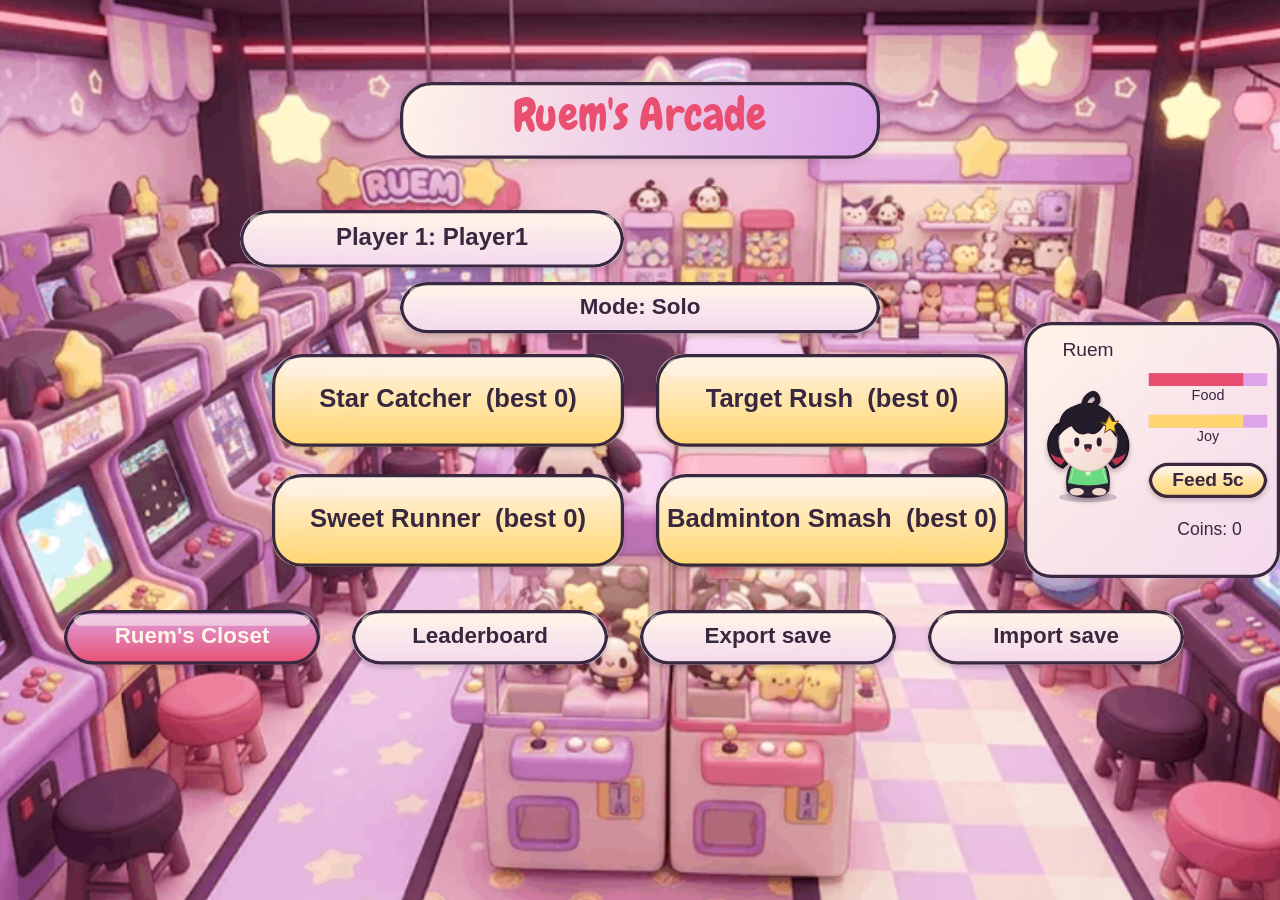
<file: main/index.html>
<!DOCTYPE html>
<html lang="en">
<head>
<meta charset="utf-8">
<meta name="viewport" content="width=device-width,initial-scale=1,viewport-fit=cover">
<title>Ruem's Arcade</title>
<link rel="stylesheet" href="main.css">
<script src="pet/model.js" defer></script>
<script src="main.js" defer></script>
</head>
<body>
<canvas id="c" tabindex="0" aria-label="Ruem's Arcade. Touch a game to start, then use its touch controls."></canvas>
<iframe id="gameFrame" title="Arcade game" hidden></iframe>
<input type="file" id="importFile" accept=".json" style="display:none">
</body>
</html>
</file>
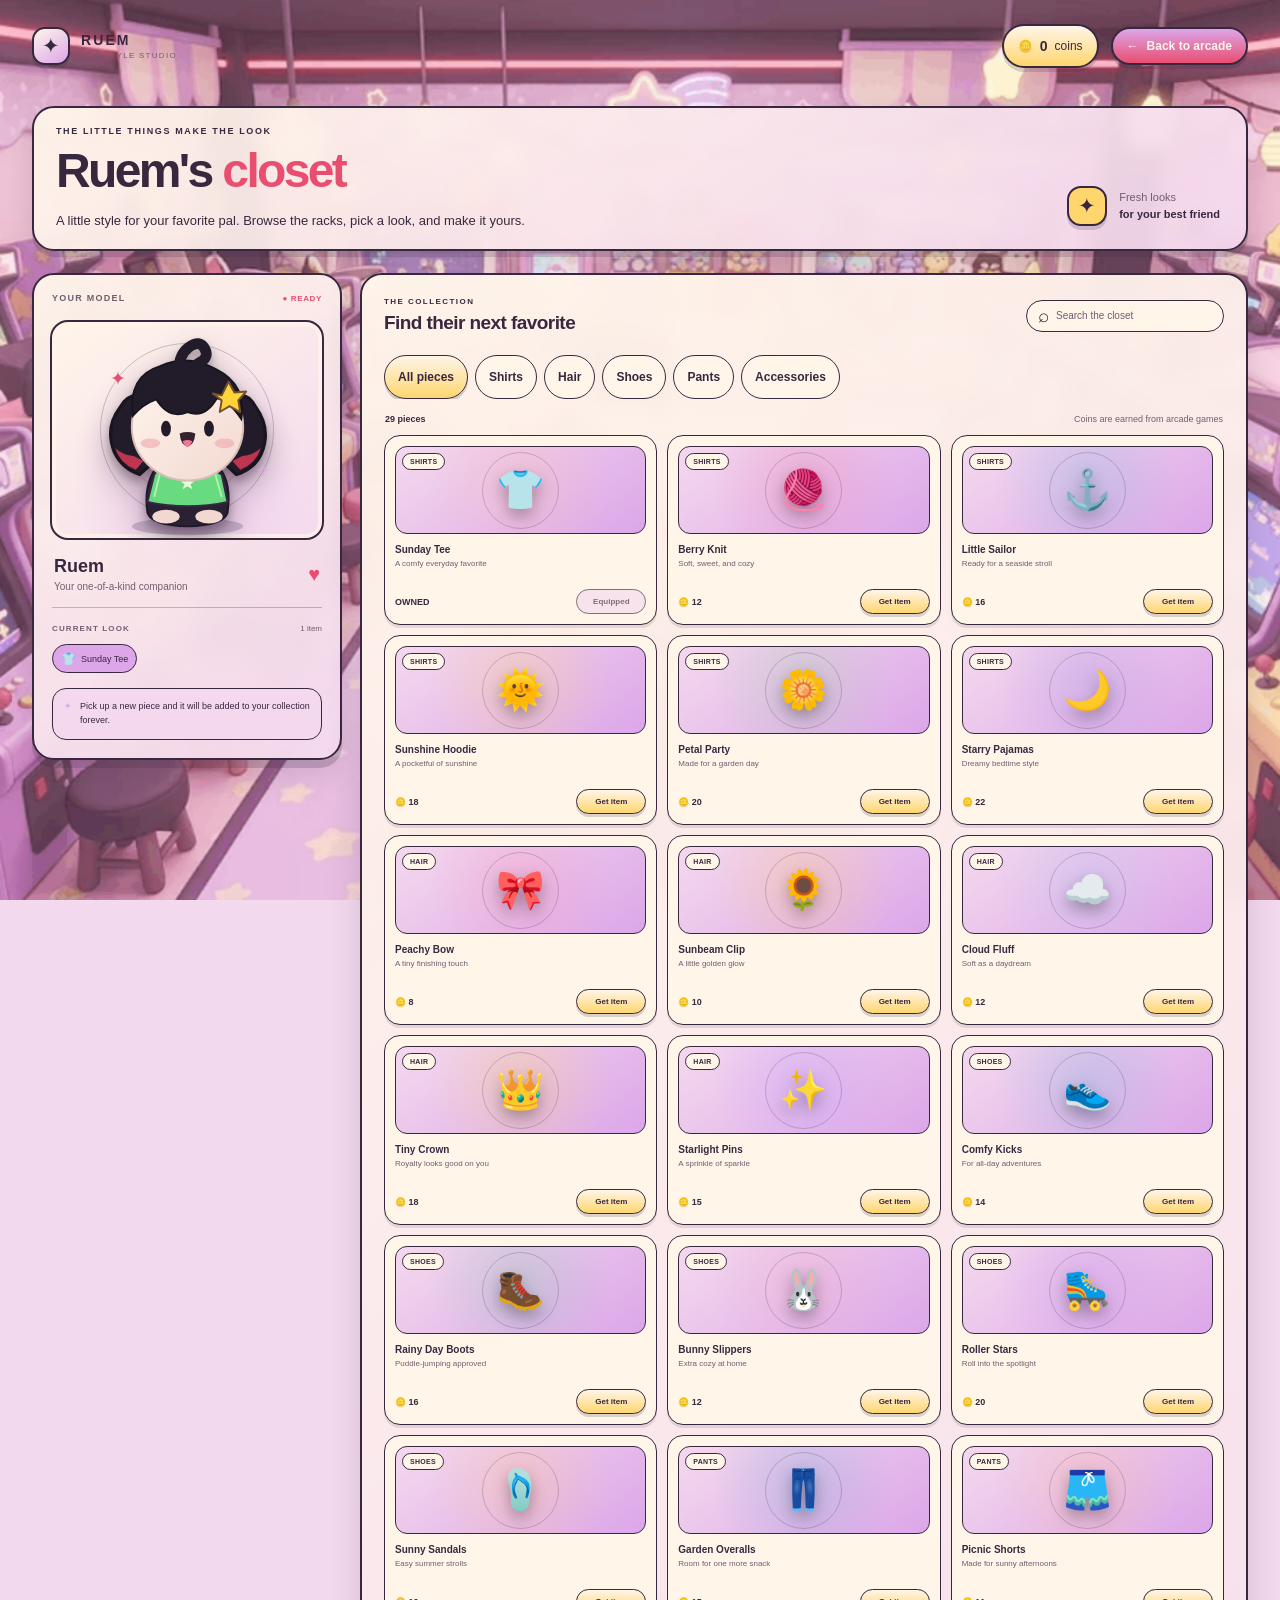
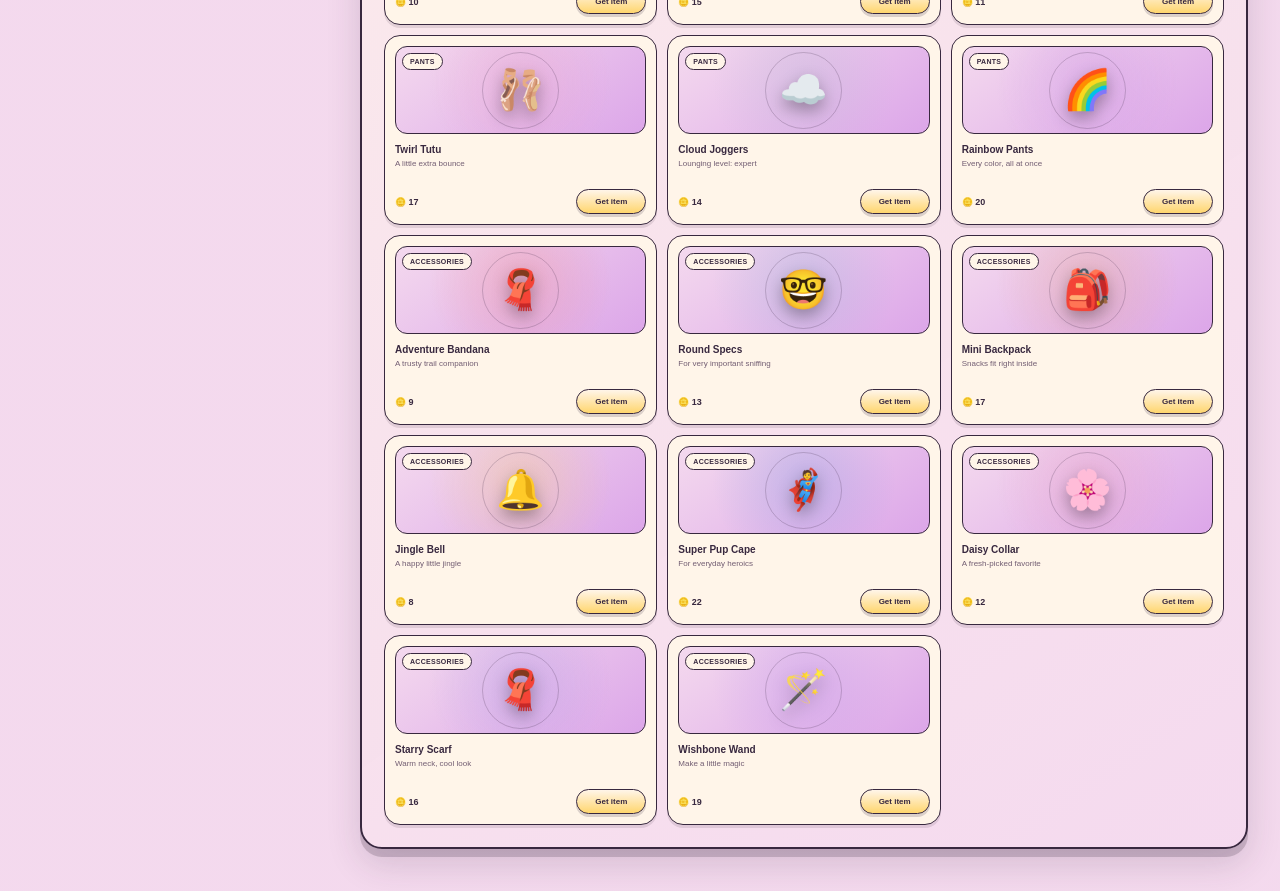
<file: main/pet/index.html>
<!DOCTYPE html>
<html lang="en">
<head>
  <meta charset="utf-8">
  <meta name="viewport" content="width=device-width, initial-scale=1, viewport-fit=cover">
  <meta name="theme-color" content="#11131b">
  <title>Ruem's Closet</title>
  <link rel="stylesheet" href="pet.css">
  <script src="model.js" defer></script>
  <script src="pet.js" defer></script>
</head>
<body>
  <main class="app">
    <header class="topbar">
      <a class="brand" href="#" aria-label="Ruem's Closet home">
        <span class="brand-icon" aria-hidden="true">✦</span>
        <span><strong>RUEM</strong><small>PET STYLE STUDIO</small></span>
      </a>
      <div class="top-actions">
        <span class="wallet"><span aria-hidden="true">🪙</span><strong id="coin-count">0</strong><span>coins</span></span>
        <button class="close-button" id="close-button" type="button" aria-label="Back to arcade">← <span>Back to arcade</span></button>
      </div>
    </header>

    <section class="intro">
      <div>
        <p class="eyebrow">THE LITTLE THINGS MAKE THE LOOK</p>
        <h1>Ruem's <span>closet</span></h1>
        <p class="intro-copy">A little style for your favorite pal. Browse the racks, pick a look, and make it yours.</p>
      </div>
      <div class="collection-note"><span class="sparkle">✦</span><span>Fresh looks<br><strong>for your best friend</strong></span></div>
    </section>

    <section class="studio">
      <aside class="preview-panel">
        <div class="panel-label"><span>YOUR MODEL</span><span class="live-dot">● READY</span></div>
        <div class="pet-stage">
          <div class="stage-orbit orbit-one"></div>
          <div class="stage-orbit orbit-two"></div>
          <div class="pet-spark spark-one">✦</div>
          <div class="pet-spark spark-two">✧</div>
          <div id="pet-model" class="pet-model-container"></div>
        </div>
        <div class="pet-caption">
          <div><h2 id="pet-name">Ruem</h2><p>Your one-of-a-kind companion</p></div>
          <span class="heart" aria-hidden="true">♥</span>
        </div>
        <div class="equipped-section">
          <div class="equipped-heading"><span>CURRENT LOOK</span><span id="equipped-count">0 items</span></div>
          <div id="equipped-list" class="equipped-list"></div>
        </div>
        <p class="closet-tip"><span aria-hidden="true">✦</span> Pick up a new piece and it will be added to your collection forever.</p>
      </aside>

      <section class="catalog-panel" aria-label="Pet clothing catalog">
        <div class="catalog-heading">
          <div><p class="eyebrow">THE COLLECTION</p><h2>Find their next favorite</h2></div>
          <label class="search-box"><span aria-hidden="true">⌕</span><input id="search-input" type="search" placeholder="Search the closet" aria-label="Search catalog"></label>
        </div>
        <nav class="category-tabs" id="category-tabs" aria-label="Catalog categories"></nav>
        <div class="results-bar"><span id="results-count">0 pieces</span><span>Coins are earned from arcade games</span></div>
        <div class="item-grid" id="item-grid"></div>
        <div id="empty-state" class="empty-state" hidden><span>✿</span><strong>No looks found</strong><p>Try a different search or category.</p></div>
      </section>
    </section>
    <div id="toast" class="toast" role="status" aria-live="polite"></div>
  </main>
</body>
</html>
</file>
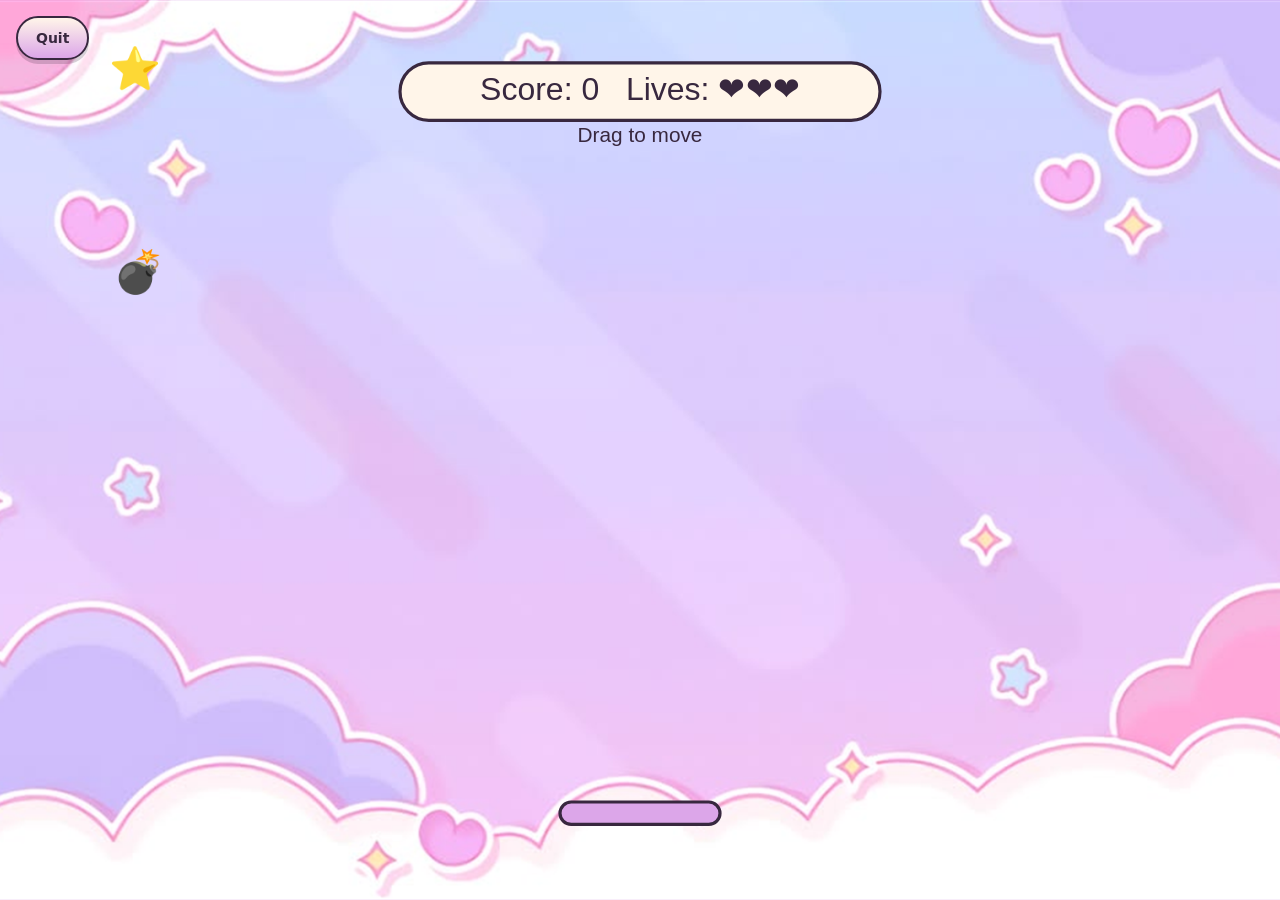
<file: main/games/catch/index.html>
<!DOCTYPE html>
<html lang="en">
<head>
  <meta charset="utf-8">
  <meta name="viewport" content="width=device-width, initial-scale=1, viewport-fit=cover">
  <title>Star Catcher</title>
  <link rel="stylesheet" href="../shared/game-shell.css">
  <link rel="stylesheet" href="game.css">
  <script src="../shared/game-runtime.js" defer></script>
  <script src="game.js" defer></script>
</head>
<body>
  <canvas id="gameCanvas" tabindex="0" aria-label="Star Catcher. Drag to move the catcher and collect stars."></canvas>
  <button class="quit-button" id="quitButton" type="button">Quit</button>
</body>
</html>
</file>
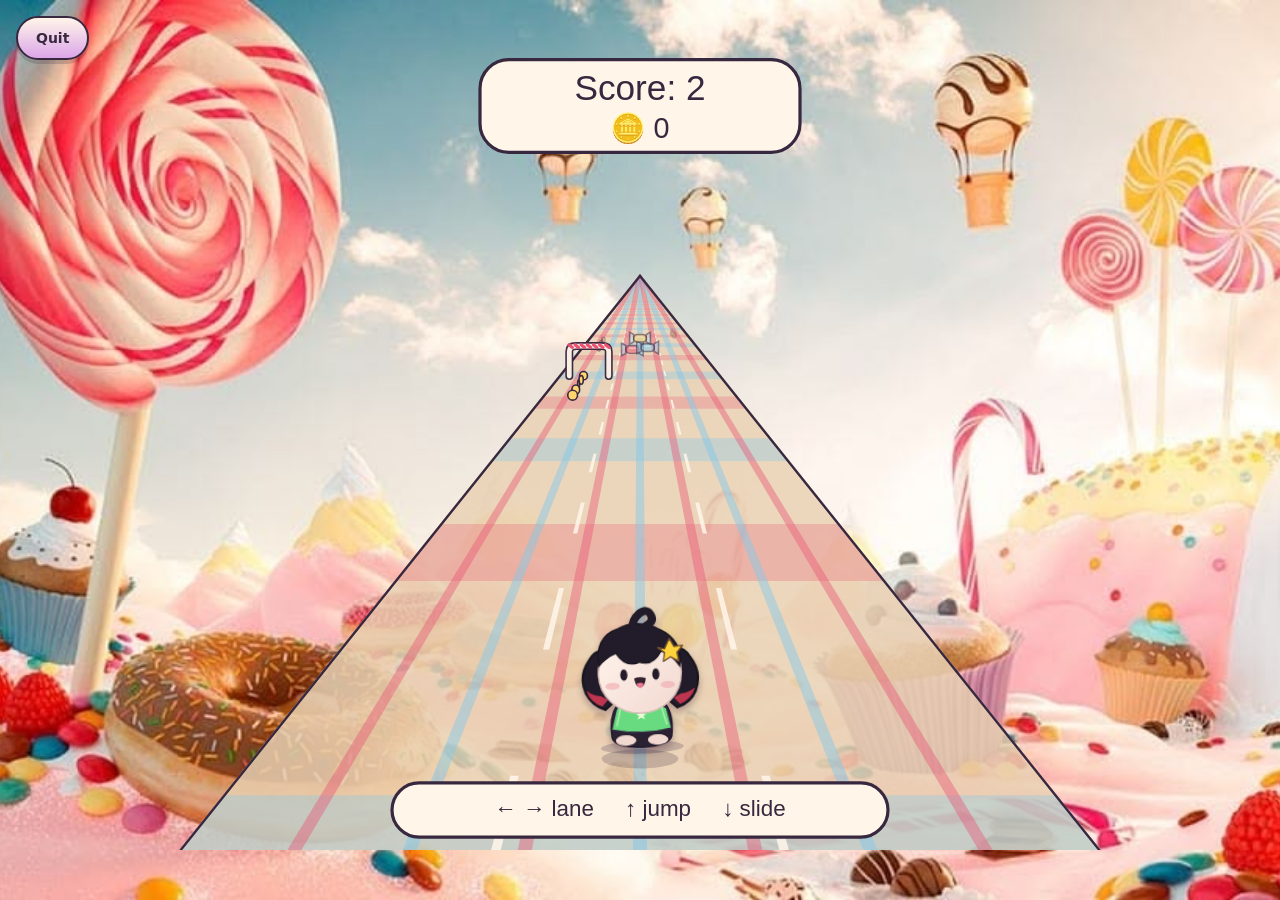
<file: main/games/runner/index.html>
<!DOCTYPE html>
<html lang="en">
<head>
  <meta charset="utf-8">
  <meta name="viewport" content="width=device-width, initial-scale=1, viewport-fit=cover">
  <title>Sweet Runner</title>
  <link rel="stylesheet" href="../shared/game-shell.css">
  <link rel="stylesheet" href="game.css">
  <script src="../../pet/model.js" defer></script>
  <script src="../shared/game-runtime.js" defer></script>
  <script src="game.js" defer></script>
</head>
<body>
  <canvas id="gameCanvas" tabindex="0" aria-label="Sweet Runner. Use LEFT, JUMP, SLIDE, and RIGHT touch controls or the arrow keys."></canvas>
  <button class="quit-button" id="quitButton" type="button">Quit</button>
</body>
</html>
</file>
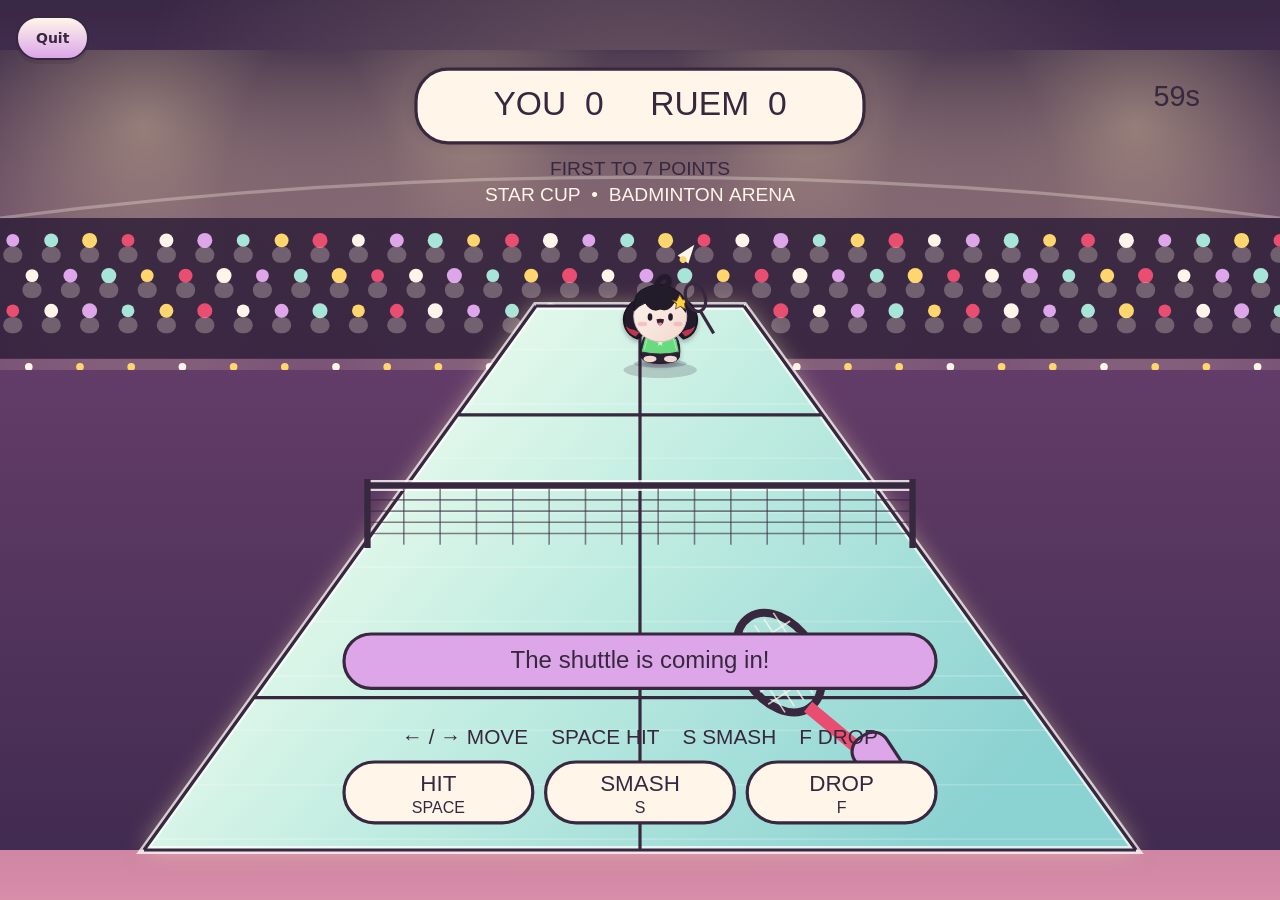
<file: main/games/smash/index.html>
<!DOCTYPE html>
<html lang="en">
<head>
  <meta charset="utf-8">
  <meta name="viewport" content="width=device-width, initial-scale=1, viewport-fit=cover">
  <title>Badminton Smash</title>
  <link rel="stylesheet" href="../shared/game-shell.css">
  <link rel="stylesheet" href="game.css">
  <script src="../../pet/model.js" defer></script>
  <script src="../shared/game-runtime.js" defer></script>
  <script src="game.js" defer></script>
</head>
<body>
  <canvas id="gameCanvas" tabindex="0" aria-label="Badminton Smash against Ruem. Tap the court to move and tap the shot buttons to play."></canvas>
  <button class="quit-button" id="quitButton" type="button">Quit</button>
</body>
</html>
</file>
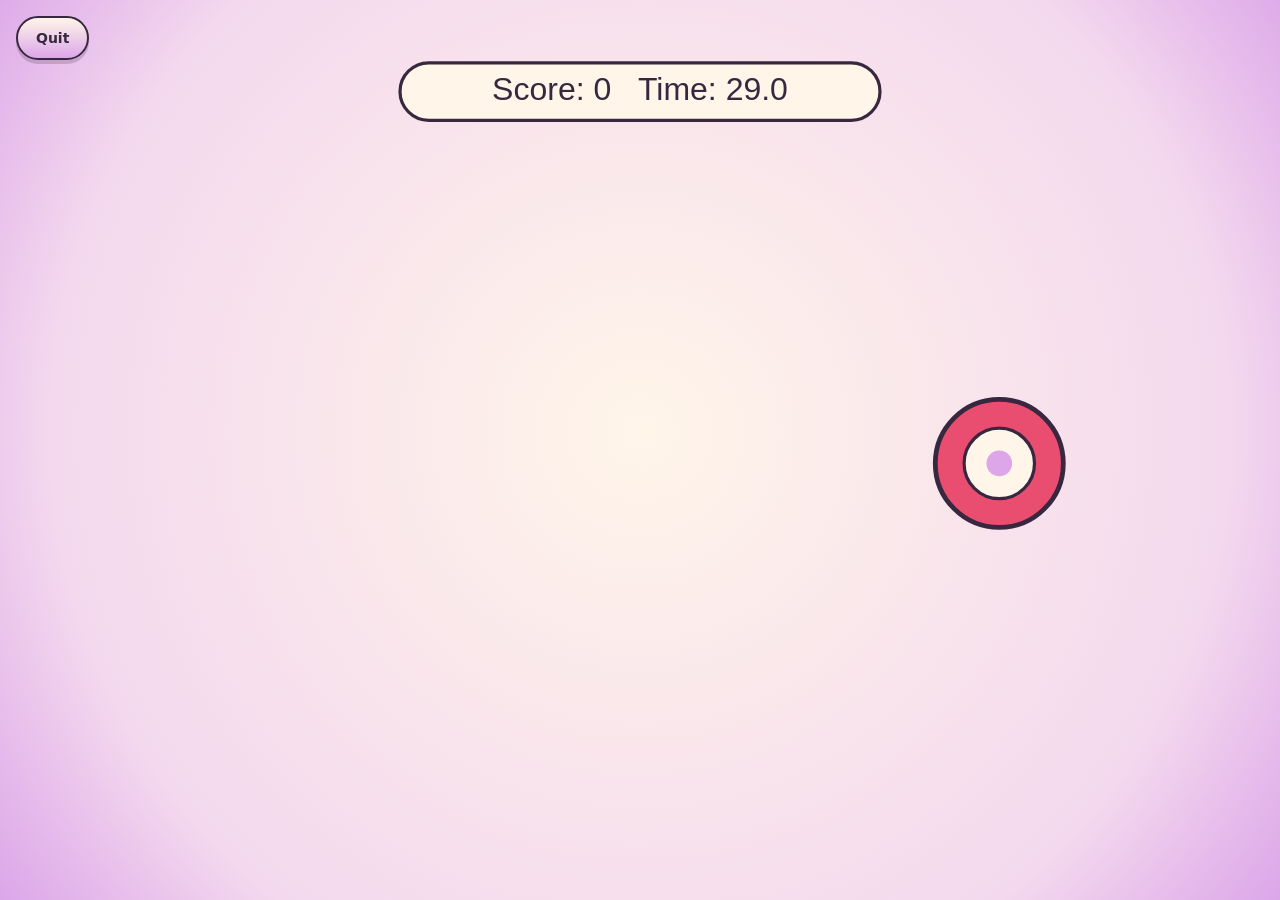
<file: main/games/target/index.html>
<!DOCTYPE html>
<html lang="en">
<head>
  <meta charset="utf-8">
  <meta name="viewport" content="width=device-width, initial-scale=1, viewport-fit=cover">
  <title>Target Rush</title>
  <link rel="stylesheet" href="../shared/game-shell.css">
  <link rel="stylesheet" href="game.css">
  <script src="../shared/game-runtime.js" defer></script>
  <script src="game.js" defer></script>
</head>
<body>
  <canvas id="gameCanvas" tabindex="0" aria-label="Target Rush. Tap or click targets to score points."></canvas>
  <button class="quit-button" id="quitButton" type="button">Quit</button>
</body>
</html>
</file>
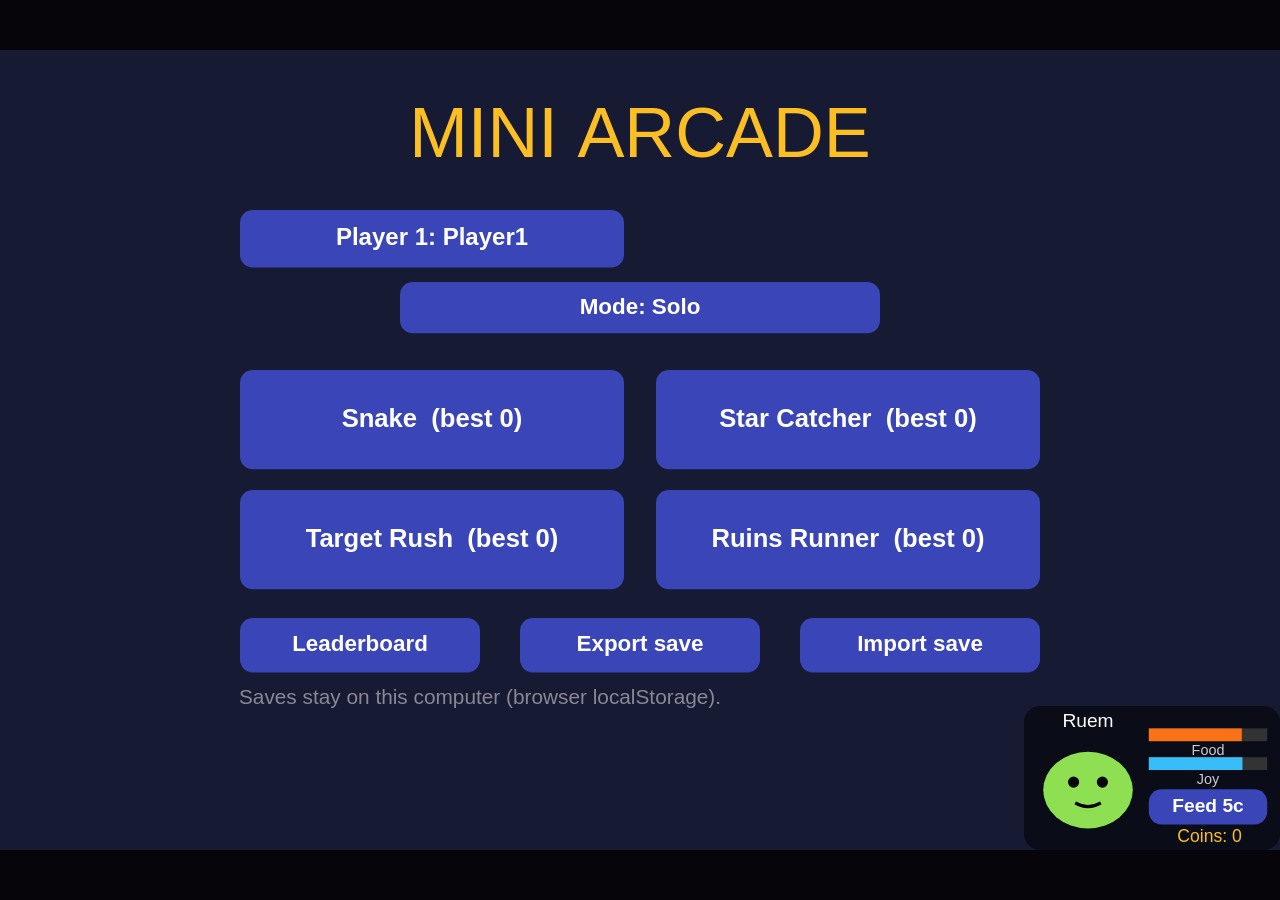
<file: main.html/main.html>
<!DOCTYPE html>
<html lang="en">
<head>
<meta charset="utf-8">
<meta name="viewport" content="width=device-width,initial-scale=1">
<title>Mini Arcade</title>
<style>
  html, body { margin: 0; height: 100%; background: #0b0b14; overflow: hidden; }
  canvas { display: block; width: 100vw; height: 100vh; }
</style>
</head>
<body>
<canvas id="c"></canvas>
<input type="file" id="importFile" accept=".json" style="display:none">
<script>
/* ============================================================
   TABLE OF CONTENTS
   PART 1  Canvas setup + resizing
   PART 2  Save system (localStorage)
   PART 3  Input (keyboard, mouse, buttons)
   PART 4  The four mini-games (Snake, Star Catcher, Target Rush, Ruins Runner)
   PART 5  Turn logic / local multiplayer
   PART 6  Scenes (menu, ready, results, leaderboard, export/import)
   PART 7  Digital pet
   PART 8  Main loop
   Tip: every PART and every GAME is a foldable region in VS Code.
        Fold all: Ctrl+K Ctrl+0    Unfold all: Ctrl+K Ctrl+J
   ============================================================ */


//#region PART 1 - CANVAS SETUP + RESIZING
/* =========================================================
   PART 1 - CANVAS SETUP + RESIZING
   The game is drawn in a fixed "logical" 800x500 space.
   On every window resize we compute a scale + offset so the
   logical space always fits the window (letterboxed).
   ========================================================= */
const W = 800, H = 500;
const cv = document.getElementById('c');
const ctx = cv.getContext('2d');
let sc = 1, ox = 0, oy = 0, dpr = 1;

function resize() {
  dpr = window.devicePixelRatio || 1;
  cv.width = Math.floor(innerWidth * dpr);
  cv.height = Math.floor(innerHeight * dpr);
  sc = Math.min(cv.width / W, cv.height / H);
  ox = (cv.width - W * sc) / 2;
  oy = (cv.height - H * sc) / 2;
}
addEventListener('resize', resize);
resize();

//#endregion


//#region PART 2 - SAVE SYSTEM (local only)
/* =========================================================
   PART 2 - SAVE SYSTEM (local only)
   Everything lives in the browser's localStorage on this
   computer. Nothing is ever sent anywhere. Export/Import
   buttons let you copy the save as a .json file.
   ========================================================= */
// ---------- SAVE KEY + GAME LIST ----------
const KEY = 'miniArcadeSave_v1';
const GAMES = [
  { id: 'snake',  name: 'Snake' },
  { id: 'catch',  name: 'Star Catcher' },
  { id: 'target', name: 'Target Rush' },
  { id: 'runner', name: 'Ruins Runner' },
];


// ---------- LOAD / SAVE FUNCTIONS ----------
function loadSave() {
  try {
    const d = JSON.parse(localStorage.getItem(KEY));
    if (d && d.players) return d;
  } catch (e) {}
  return { players: {}, p1: null, p2: null, mode: 'solo' };
}
function save() { try { localStorage.setItem(KEY, JSON.stringify(S)); } catch (e) {} }


// ---------- PLAYER PROFILES ----------
function getPlayer(name) {
  if (!S.players[name]) {
    S.players[name] = {
      scores: { snake: 0, catch: 0, target: 0, runner: 0 },
      coins: 0,
      pet: { name: 'Blobby', hunger: 80, joy: 80, last: Date.now() }
    };
  }
  for (const g of GAMES) if (typeof S.players[name].scores[g.id] !== 'number') S.players[name].scores[g.id] = 0;   // old saves get the new game's slot
  return S.players[name];
}


// ---------- CREATE THE SAVE OBJECT 'S' ----------
const S = loadSave();
if (!S.p1) S.p1 = 'Player1';
if (!S.p2) S.p2 = 'Player2';
getPlayer(S.p1); save();

//#endregion


//#region PART 3 - INPUT
/* =========================================================
   PART 3 - INPUT
   Keyboard state, mouse position in logical coordinates, and
   an immediate-mode button system: every frame, scenes call
   btn(...) which both draws a button and registers its
   clickable area in `hits`.
   ========================================================= */
// ---------- KEYBOARD + MOUSE STATE ----------
const keys = {};
const mouse = { x: W / 2, y: H / 2, active: false };
let hits = [];


// ---------- KEY PRESS LISTENERS ----------
addEventListener('keydown', e => {
  keys[e.key.toLowerCase()] = true;
  if (['arrowup','arrowdown','arrowleft','arrowright',' '].includes(e.key.toLowerCase())) e.preventDefault();
  if (scene.key) scene.key(e.key.toLowerCase());
});
addEventListener('keyup', e => { keys[e.key.toLowerCase()] = false; });


// ---------- MOUSE / CLICK LISTENERS ----------
function toLogical(e) {
  const r = cv.getBoundingClientRect();
  return { x: ((e.clientX - r.left) * dpr - ox) / sc, y: ((e.clientY - r.top) * dpr - oy) / sc };
}
cv.addEventListener('pointermove', e => { const p = toLogical(e); mouse.x = p.x; mouse.y = p.y; mouse.active = true; });
cv.addEventListener('pointerdown', e => {
  const p = toLogical(e); mouse.x = p.x; mouse.y = p.y;
  for (let i = hits.length - 1; i >= 0; i--) {          // top-most button first
    const h = hits[i];
    if (p.x >= h.x && p.x <= h.x + h.w && p.y >= h.y && p.y <= h.y + h.h) { h.fn(); return; }
  }
  if (scene.click) scene.click(p.x, p.y);
});


// ---------- BUTTON HELPER (draws a button + registers its click area) ----------
function btn(x, y, w, h, label, fn, size = 16) {
  hits.push({ x, y, w, h, fn });
  const hover = mouse.x >= x && mouse.x <= x + w && mouse.y >= y && mouse.y <= y + h;
  ctx.fillStyle = hover ? '#5b6cff' : '#3a46b8';
  rr(x, y, w, h, 8); ctx.fill();
  ctx.fillStyle = '#fff'; ctx.font = `bold ${size}px sans-serif`;
  ctx.textAlign = 'center'; ctx.textBaseline = 'middle';
  ctx.fillText(label, x + w / 2, y + h / 2);
}

// ---------- DRAWING HELPERS (rounded rectangle, text) ----------
function rr(x, y, w, h, r) {
  ctx.beginPath();
  ctx.moveTo(x + r, y); ctx.arcTo(x + w, y, x + w, y + h, r); ctx.arcTo(x + w, y + h, x, y + h, r);
  ctx.arcTo(x, y + h, x, y, r); ctx.arcTo(x, y, x + w, y, r); ctx.closePath();
}
function text(str, x, y, size = 18, color = '#fff', align = 'center') {
  ctx.fillStyle = color; ctx.font = `${size}px sans-serif`;
  ctx.textAlign = align; ctx.textBaseline = 'middle'; ctx.fillText(str, x, y);
}

//#endregion


//#region PART 4 - THE FOUR MINI-GAMES
/* =========================================================
   PART 4 - THE FOUR MINI-GAMES
   Each game is a factory: game(finish) returns an object with
   update(dt), draw(), and optionally key()/click().
   When the game ends it calls finish(score).
   ========================================================= */



//#region GAME 1 OF 4 - SNAKE
/* ############################################################
   ##  GAME 1 OF 4: SNAKE
   ##  Grid game. Eat food, avoid walls and your own tail.
   ############################################################ */
function snakeGame(finish) {
  const N = 20, C = 20, BX = 200, BY = 50;
  let body = [{ x: 10, y: 10 }], dir = { x: 1, y: 0 }, nd = dir, t = 0, score = 0, over = false;
  const rf = () => {
    let f; do { f = { x: Math.floor(Math.random() * N), y: Math.floor(Math.random() * N) }; }
    while (body.some(b => b.x === f.x && b.y === f.y)); return f;
  };
  let food = rf();
  return {
    key(k) {
      const m = { arrowup: [0,-1], w: [0,-1], arrowdown: [0,1], s: [0,1], arrowleft: [-1,0], a: [-1,0], arrowright: [1,0], d: [1,0] }[k];
      if (m && !(m[0] === -dir.x && m[1] === -dir.y)) nd = { x: m[0], y: m[1] };
    },
    update(dt) {
      if (over) return;
      t += dt;
      if (t < 0.11) return;
      t = 0; dir = nd;
      const h = { x: body[0].x + dir.x, y: body[0].y + dir.y };
      if (h.x < 0 || h.y < 0 || h.x >= N || h.y >= N || body.some(b => b.x === h.x && b.y === h.y)) {
        over = true; finish(score); return;
      }
      body.unshift(h);
      if (h.x === food.x && h.y === food.y) { score += 10; food = rf(); } else body.pop();
    },
    draw() {
      ctx.fillStyle = '#10142a'; ctx.fillRect(BX, BY, N * C, N * C);
      ctx.fillStyle = '#ff5470'; ctx.fillRect(BX + food.x * C + 2, BY + food.y * C + 2, C - 4, C - 4);
      body.forEach((b, i) => { ctx.fillStyle = i ? '#4ade80' : '#a7f3d0'; ctx.fillRect(BX + b.x * C + 1, BY + b.y * C + 1, C - 2, C - 2); });
      text('Score: ' + score, 400, 25, 20);
      text('Arrows / WASD', 400, 470, 14, '#889');
    }
  };
}

//#endregion


//#region GAME 2 OF 4 - STAR CATCHER
/* ############################################################
   ##  GAME 2 OF 4: STAR CATCHER
   ##  Catch falling stars, dodge bombs. 3 lives.
   ############################################################ */
function catchGame(finish) {
  let px = 400, items = [], lives = 3, score = 0, spawn = 0, over = false;
  return {
    update(dt) {
      if (over) return;
      if (keys['arrowleft'] || keys['a']) { px -= 420 * dt; mouse.active = false; }
      else if (keys['arrowright'] || keys['d']) { px += 420 * dt; mouse.active = false; }
      else if (mouse.active) px += (mouse.x - px) * Math.min(1, dt * 12);
      px = Math.max(50, Math.min(W - 50, px));
      spawn -= dt;
      if (spawn <= 0) {
        spawn = Math.max(0.3, 0.9 - score / 500);
        items.push({ x: 30 + Math.random() * (W - 60), y: -10, bad: Math.random() < 0.2, v: 140 + score * 0.5 });
      }
      for (const it of items) it.y += it.v * dt;
      items = items.filter(it => {
        if (it.y > 455 && it.y < 490 && Math.abs(it.x - px) < 55) {
          if (it.bad) lives--; else score += 10;
          return false;
        }
        if (it.y > 520) { if (!it.bad) lives--; return false; }
        return true;
      });
      if (lives <= 0) { over = true; finish(score); }
    },
    draw() {
      ctx.fillStyle = '#e5e7eb'; rr(px - 50, 470, 100, 14, 6); ctx.fill();
      for (const it of items) text(it.bad ? '💣' : '⭐', it.x, it.y, 26);
      text('Score: ' + score + '   Lives: ' + '❤'.repeat(Math.max(0, lives)), 400, 25, 20);
    }
  };
}

//#endregion


//#region GAME 3 OF 4 - TARGET RUSH
/* ############################################################
   ##  GAME 3 OF 4: TARGET RUSH
   ##  Click targets for 30 seconds. Misses cost points.
   ############################################################ */
function targetGame(finish) {
  let time = 30, score = 0, over = false, tg;
  const make = () => {
    const r = Math.max(15, 40 - score / 20);
    tg = { x: 60 + Math.random() * (W - 120), y: 70 + Math.random() * (H - 200), r, life: 1.3 };
  };
  make();
  return {
    update(dt) {
      if (over) return;
      time -= dt; tg.life -= dt;
      if (tg.life <= 0) make();
      if (time <= 0) { over = true; finish(score); }
    },
    click(x, y) {
      if (over) return;
      if (Math.hypot(x - tg.x, y - tg.y) <= tg.r) { score += 10; make(); }
      else score = Math.max(0, score - 5);
    },
    draw() {
      ctx.fillStyle = '#ef4444'; ctx.beginPath(); ctx.arc(tg.x, tg.y, tg.r, 0, 7); ctx.fill();
      ctx.fillStyle = '#fff'; ctx.beginPath(); ctx.arc(tg.x, tg.y, tg.r * 0.55, 0, 7); ctx.fill();
      ctx.fillStyle = '#ef4444'; ctx.beginPath(); ctx.arc(tg.x, tg.y, tg.r * 0.2, 0, 7); ctx.fill();
      text('Score: ' + score + '   Time: ' + Math.max(0, time).toFixed(1), 400, 25, 20);
    }
  };
}

//#endregion


//#region GAME 4 OF 4 - RUINS RUNNER
/* ############################################################
   ##  GAME 4 OF 4: RUINS RUNNER
   ##  Endless 3-lane runner (pseudo-3D) with coins and power-ups.
   ##  Controls: A/D or Left/Right = change lane
   ##            W/Up/Space = jump,  S/Down = slide
   ##            or click: sides = lane, top = jump, bottom = slide
   ############################################################ */
function runnerGame(finish) {

  // ---------- SETTINGS (tweak these to change the feel) ----------
  const LANE_W = 150;     // pixels between lane centres at the player
  const HY = 140;         // y of the horizon line
  const GY = 440;         // y of the ground at the player's feet
  const F = 14;           // perspective strength (higher = flatter view)
  const SPAWN_Z = 95;     // how far ahead things appear
  const ROW_GAP = 16;     // distance between rows of obstacles / coins
  const GRAV = 1500, JUMP_V = 480;
  const POWER = {         // power-up types: icon, colour, seconds active
    magnet: { icon: '🧲', color: '#ef4444', secs: 8 },
    shield: { icon: '🛡️', color: '#38bdf8', secs: 12 },
    x2:     { icon: '×2', color: '#a855f7', secs: 10 }
  };


  // ---------- STATE ----------
  // p.lx = smooth lane position, p.lane = target lane (-1, 0, 1), p.h = height off ground
  const p = { lx: 0, lane: 0, h: 0, vy: 0, slide: 0, queueSlide: false, run: 0 };
  const fx = { magnet: 0, shield: 0, x2: 0 };      // seconds left for each power-up
  let ents = [];                                    // obstacles, coins, power-ups (wz = world position)
  let dist = 0, t = 0, speed = 16, nextRow = 40;
  let pts = 0, coins = 0, over = false, flash = 0;
  const score = () => Math.floor(pts);


  // ---------- SPAWNING: what appears on the track ----------
  const pick = a => a[Math.floor(Math.random() * a.length)];

  function coinLine(lane, wz) {
    for (let i = 0; i < 5; i++) ents.push({ type: 'coin', lane, wz: wz + i * 2.4 });
  }

  function spawnRow(wz) {
    const r = Math.random(), lanes = [-1, 0, 1].sort(() => Math.random() - 0.5);
    if (r < 0.42 && wz > 70) {                      // obstacle row (first few rows stay easy)
      const two = speed > 22 && Math.random() < 0.5;
      ents.push({ type: pick(['low', 'high', 'wall']), lane: lanes[0], wz });
      if (two) ents.push({ type: pick(['low', 'high', 'wall']), lane: lanes[1], wz });
      else if (Math.random() < 0.6) coinLine(lanes[1], wz);
    } else if (r < 0.82) coinLine(lanes[0], wz);    // coin line
    else if (r < 0.88) ents.push({ type: pick(Object.keys(POWER)), lane: lanes[0], wz });   // power-up
  }


  // ---------- PLAYER ACTIONS ----------
  const jump  = () => { if (p.h === 0 && p.vy === 0) { p.vy = JUMP_V; p.slide = 0; p.queueSlide = false; } };
  const slide = () => { if (p.h > 0) { p.vy = Math.min(p.vy, -900); p.queueSlide = true; } else p.slide = 0.6; };
  const left  = () => { p.lane = Math.max(-1, p.lane - 1); };
  const right = () => { p.lane = Math.min(1, p.lane + 1); };


  // ---------- UPDATE: runs every frame ----------
  function update(dt) {
    if (over) return;
    t += dt;
    speed = 16 + Math.min(14, t * 0.3);             // gets faster, capped
    const mult = fx.x2 > 0 ? 2 : 1;                 // x2 power-up doubles points
    dist += speed * dt;
    pts += speed * dt / 10 * mult;
    p.run += dt * speed * 0.35;

    p.lx += (p.lane - p.lx) * Math.min(1, dt * 16); // smooth lane change
    if (p.h > 0 || p.vy > 0) {                      // jump physics
      p.vy -= GRAV * dt; p.h += p.vy * dt;
      if (p.h <= 0) { p.h = 0; p.vy = 0; if (p.queueSlide) { p.slide = 0.6; p.queueSlide = false; } }
    }
    if (p.slide > 0) p.slide -= dt;
    for (const k in fx) fx[k] = Math.max(0, fx[k] - dt);
    flash = Math.max(0, flash - dt);

    while (nextRow - dist <= SPAWN_Z) { spawnRow(nextRow); nextRow += ROW_GAP; }

    for (const e of ents) {
      const z = e.wz - dist;                        // distance ahead of the player
      if (e.type === 'coin' && fx.magnet > 0 && z < 26 && z > -1) e.lane += (p.lx - e.lane) * Math.min(1, dt * 7);
      if (z > 1 || z < -1.4) continue;              // only things at the player's position matter
      const dx = Math.abs(p.lx - e.lane);
      if (e.type === 'coin') {
        if (dx < 0.65) { e.dead = true; coins++; pts += 5 * mult; }
      } else if (POWER[e.type]) {
        if (dx < 0.65) { e.dead = true; fx[e.type] = POWER[e.type].secs; flash = 0.25; }
      } else if (dx < 0.5) {                        // obstacle in my lane
        const hit = e.type === 'wall'                       // wall: must change lane
                 || (e.type === 'low'  && p.h < 34)         // low barrier: must jump
                 || (e.type === 'high' && p.slide <= 0);    // overhead beam: must slide
        if (hit) {
          if (fx.shield > 0) { fx.shield = 0; e.dead = true; flash = 0.5; }   // shield absorbs one hit
          else { over = true; finish(score()); return; }
        }
      }
    }
    ents = ents.filter(e => !e.dead && e.wz - dist > -3);
  }


  // ---------- DRAWING HELPERS (fake 3D) ----------
  // proj(z): 1 at the player, shrinking toward 0 at the horizon. Everything scales by it.
  const proj = z => F / (F + z);
  const gy = f => HY + (GY - HY) * f;               // ground y at scale f
  const half = f => 1.6 * LANE_W * f;               // half road width at scale f
  const fade = f => Math.max(0, Math.min(1, (f - 0.125) / 0.09));   // fog: far things fade in

  function drawWorld() {
    const sky = ctx.createLinearGradient(0, 0, 0, HY);
    sky.addColorStop(0, '#1b1035'); sky.addColorStop(1, '#e07b39');
    ctx.fillStyle = sky; ctx.fillRect(0, 0, W, HY + 1);
    ctx.fillStyle = '#ffd27a'; ctx.beginPath(); ctx.arc(620, HY - 14, 30, 0, 7); ctx.fill();   // sun
    ctx.fillStyle = '#2a1840';                                                                   // mountains
    for (let i = 0; i < 7; i++) {
      const bx = i * 140 - 20, bh = 40 + ((i * 37) % 50);
      ctx.beginPath(); ctx.moveTo(bx, HY); ctx.lineTo(bx + 70, HY - bh); ctx.lineTo(bx + 140, HY); ctx.fill();
    }
    ctx.fillStyle = '#2f5d34'; ctx.fillRect(0, HY, W, H - HY);                                   // grass

    const fNear = 1.2;                                                                           // road
    ctx.fillStyle = '#7a6a55';
    ctx.beginPath(); ctx.moveTo(400, HY); ctx.lineTo(400 + half(fNear), gy(fNear)); ctx.lineTo(400 - half(fNear), gy(fNear)); ctx.fill();

    const bandOff = dist % 20;                                                                   // moving road bands = speed feel
    ctx.fillStyle = 'rgba(0,0,0,0.09)';
    for (let k = 0; k < 12; k++) {
      const z0 = Math.max(-2.5, k * 20 - bandOff), z1 = k * 20 - bandOff + 10;
      if (z1 <= -2.5) continue;
      const f0 = proj(z0), f1 = proj(z1);
      ctx.beginPath(); ctx.moveTo(400 - half(f0), gy(f0)); ctx.lineTo(400 + half(f0), gy(f0));
      ctx.lineTo(400 + half(f1), gy(f1)); ctx.lineTo(400 - half(f1), gy(f1)); ctx.fill();
    }

    ctx.strokeStyle = '#c9b58a'; ctx.lineWidth = 4;                                              // road edges
    ctx.beginPath(); ctx.moveTo(400, HY); ctx.lineTo(400 + half(fNear), gy(fNear));
    ctx.moveTo(400, HY); ctx.lineTo(400 - half(fNear), gy(fNear)); ctx.stroke();

    const off = dist % 8;                                                                        // lane dashes
    ctx.fillStyle = 'rgba(255,255,255,0.35)';
    for (let k = -1; k < 14; k++) {
      const z0 = Math.max(-2.5, k * 8 - off), z1 = k * 8 - off + 3.5;
      if (z1 <= -2.5) continue;
      const f0 = proj(z0), f1 = proj(z1);
      for (const l of [-0.5, 0.5]) {
        const x0 = 400 + l * LANE_W * f0, x1 = 400 + l * LANE_W * f1, w0 = 2.5 * f0, w1 = 2.5 * f1;
        ctx.beginPath(); ctx.moveTo(x0 - w0, gy(f0)); ctx.lineTo(x0 + w0, gy(f0));
        ctx.lineTo(x1 + w1, gy(f1)); ctx.lineTo(x1 - w1, gy(f1)); ctx.fill();
      }
    }

    const off2 = dist % 14;                                                                      // stone pillars at the sides
    for (let k = 8; k >= -1; k--) {
      const z = k * 14 - off2; if (z < -2.5) continue;
      const f = proj(z);
      ctx.globalAlpha = fade(f);
      for (const side of [-1, 1]) {
        const x = 400 + side * 2.4 * LANE_W * f, y = gy(f);
        ctx.fillStyle = '#8c7a62'; ctx.fillRect(x - 12 * f, y - 110 * f, 24 * f, 110 * f);
        ctx.fillStyle = '#a89478'; ctx.fillRect(x - 17 * f, y - 120 * f, 34 * f, 12 * f);
      }
    }
    ctx.globalAlpha = 1;
  }

  function drawEnt(e, z) {                          // one obstacle / coin / power-up
    const f = proj(z), x = 400 + e.lane * LANE_W * f, y = gy(f);
    ctx.globalAlpha = fade(f);
    if (e.type === 'low') {                         // low barrier: jump over
      ctx.fillStyle = '#8b5a2b'; ctx.fillRect(x - 60 * f, y - 34 * f, 120 * f, 34 * f);
      ctx.fillStyle = '#d6a65a'; ctx.fillRect(x - 60 * f, y - 34 * f, 120 * f, 9 * f);
    } else if (e.type === 'high') {                 // overhead beam: slide under
      ctx.fillStyle = '#5b4b7a'; ctx.fillRect(x - 60 * f, y - 90 * f, 10 * f, 90 * f); ctx.fillRect(x + 50 * f, y - 90 * f, 10 * f, 90 * f);
      ctx.fillStyle = '#8b6bb5'; ctx.fillRect(x - 64 * f, y - 90 * f, 128 * f, 40 * f);
      ctx.fillStyle = '#c4a8ea'; ctx.fillRect(x - 64 * f, y - 90 * f, 128 * f, 8 * f);
    } else if (e.type === 'wall') {                 // tall wall: change lane
      ctx.fillStyle = '#7a2e2e'; ctx.fillRect(x - 66 * f, y - 120 * f, 132 * f, 120 * f);
      ctx.fillStyle = '#a64444'; ctx.fillRect(x - 66 * f, y - 120 * f, 132 * f, 12 * f);
      ctx.strokeStyle = '#4a1a1a'; ctx.lineWidth = Math.max(1, 2 * f);
      ctx.beginPath();
      for (let i = 1; i < 4; i++) { ctx.moveTo(x - 66 * f, y - 30 * i * f); ctx.lineTo(x + 66 * f, y - 30 * i * f); }
      ctx.stroke();
    } else if (e.type === 'coin') {                 // spinning coin
      const w = Math.max(1.5 * f, 11 * f * Math.abs(Math.cos(t * 6 + e.wz)));
      ctx.fillStyle = '#fbbf24'; ctx.strokeStyle = '#b45309'; ctx.lineWidth = Math.max(1, 2 * f);
      ctx.beginPath(); ctx.ellipse(x, y - 30 * f, w, 11 * f, 0, 0, 7); ctx.fill(); ctx.stroke();
    } else {                                        // power-up bubble
      const pw = POWER[e.type], yb = y - (46 + Math.sin(t * 4 + e.wz) * 5) * f;
      ctx.fillStyle = pw.color; ctx.strokeStyle = '#fff'; ctx.lineWidth = Math.max(1, 3 * f);
      ctx.beginPath(); ctx.arc(x, yb, 20 * f, 0, 7); ctx.fill(); ctx.stroke();
      text(pw.icon, x, yb, 22 * f);
    }
    ctx.globalAlpha = 1;
  }

  function drawPlayer() {
    const px = 400 + p.lx * LANE_W, feet = GY - p.h;
    ctx.fillStyle = 'rgba(0,0,0,0.35)';             // shadow stays on the ground
    ctx.beginPath(); ctx.ellipse(px, GY + 3, Math.max(8, 24 - p.h * 0.2), 6, 0, 0, 7); ctx.fill();
    if (fx.magnet > 0) {                            // magnet ring
      ctx.strokeStyle = 'rgba(239,68,68,0.6)'; ctx.lineWidth = 3;
      ctx.beginPath(); ctx.arc(px, feet - 36, 44 + Math.sin(t * 10) * 4, 0, 7); ctx.stroke();
    }
    const sw = Math.sin(p.run * 6), air = p.h > 0;
    if (p.slide > 0) {                              // sliding pose
      ctx.fillStyle = '#38bdf8'; rr(px - 28, feet - 24, 56, 22, 9); ctx.fill();
      ctx.fillStyle = '#fcd34d'; ctx.beginPath(); ctx.arc(px + 26, feet - 18, 9, 0, 7); ctx.fill();
    } else {                                        // running / jumping pose
      ctx.strokeStyle = '#1e3a8a'; ctx.lineWidth = 7; ctx.lineCap = 'round';
      ctx.beginPath();
      ctx.moveTo(px - 6, feet - 26); ctx.lineTo(px - 6 + (air ? -6 : sw * 10), feet - (air ? 10 : 0));
      ctx.moveTo(px + 6, feet - 26); ctx.lineTo(px + 6 + (air ? 6 : -sw * 10), feet - (air ? 14 : 0));
      ctx.stroke(); ctx.lineCap = 'butt';
      ctx.fillStyle = '#38bdf8'; rr(px - 13, feet - 58, 26, 36, 9); ctx.fill();
      ctx.fillStyle = '#fcd34d'; ctx.beginPath(); ctx.arc(px, feet - 68, 11, 0, 7); ctx.fill();
    }
    if (fx.shield > 0) {                            // shield bubble
      ctx.strokeStyle = 'rgba(56,189,248,0.9)'; ctx.fillStyle = 'rgba(56,189,248,0.18)'; ctx.lineWidth = 3;
      ctx.beginPath(); ctx.arc(px, feet - 36, 46, 0, 7); ctx.fill(); ctx.stroke();
    }
  }


  // ---------- DRAW: runs every frame ----------
  function draw() {
    drawWorld();
    const vis = ents.filter(e => !e.dead).map(e => ({ e, z: e.wz - dist })).sort((a, b) => b.z - a.z);
    for (const v of vis) if (v.z >= 0) drawEnt(v.e, v.z);     // things ahead of the player
    drawPlayer();
    for (const v of vis) if (v.z < 0) drawEnt(v.e, v.z);      // things just passed

    if (flash > 0) { ctx.fillStyle = 'rgba(255,255,255,' + (flash * 0.5) + ')'; ctx.fillRect(0, 0, W, H); }

    text('Score: ' + score(), 400, 25, 22);                    // HUD
    text('🪙 ' + coins, 400, 52, 18, '#fbbf24');
    let row = 0;
    for (const k in fx) if (fx[k] > 0) { text(POWER[k].icon + ' ' + Math.ceil(fx[k]) + 's', 790, 30 + row * 26, 18, '#fff', 'right'); row++; }
    text('← → lane     ↑ jump     ↓ slide', 400, 478, 14, 'rgba(255,255,255,0.6)');

    if (over) {
      ctx.fillStyle = 'rgba(120,0,0,0.35)'; ctx.fillRect(0, 0, W, H);
      text('CRASHED!', 400, 220, 52, '#fff');
      text('Score: ' + score() + '   Coins: ' + coins, 400, 275, 26);
    }
  }


  // ---------- WHAT THE REST OF THE ARCADE CALLS ----------
  return {
    update, draw,
    key(k) {
      if (over) return;
      if (k === 'arrowleft' || k === 'a') left();
      else if (k === 'arrowright' || k === 'd') right();
      else if (k === 'arrowup' || k === 'w' || k === ' ') jump();
      else if (k === 'arrowdown' || k === 's') slide();
    },
    click(x, y) {
      if (over) return;
      if (x < 270) left(); else if (x > 530) right(); else if (y < 300) jump(); else slide();
    }
  };
}


//#endregion


// ---------- GAME REGISTRY (the menu and turn logic use these lists) ----------
const FACTORY = { snake: snakeGame, catch: catchGame, target: targetGame, runner: runnerGame };
const HINTS = {
  snake: 'Eat food, avoid walls and yourself. Arrows / WASD.',
  catch: 'Catch stars, dodge bombs. 3 lives. Mouse or arrows.',
  target: 'Click targets for 30 seconds. Misses cost points.',
  runner: 'Run! A/D or arrows = lane, W/Up/Space = jump, S/Down = slide. Grab coins and power-ups.'
};

//#endregion


//#region PART 5 - MULTIPLAYER (local hot-seat)
/* =========================================================
   PART 5 - MULTIPLAYER (local hot-seat)
   "Versus" mode: Player 1 plays, then Player 2 plays on the
   same computer, then scores are compared. Each profile has
   its own best scores + coins saved in the local save file.
   ========================================================= */
// ---------- TURN / RESULT STATE ----------
let turns = [], results = [], currentGame = null;


// ---------- START A GAME (solo or versus) ----------
function startGame(id) {
  currentGame = id;
  turns = S.mode === 'versus' ? [S.p1, S.p2] : [S.p1];
  results = [];
  nextTurn();
}
function nextTurn() {
  const who = turns[results.length];
  scene = readyScene(who);
}

// ---------- GAME OVER: SAVE SCORE, THEN NEXT PLAYER OR RESULTS ----------
function onFinish(who, score) {
  const pl = getPlayer(who);
  if (score > pl.scores[currentGame]) pl.scores[currentGame] = score;
  pl.coins += Math.floor(score / 10);
  results.push({ name: who, score });
  save();
  setTimeout(() => { scene = results.length < turns.length ? readyScene(turns[results.length]) : resultsScene(); }, 900);
}

//#endregion


//#region PART 6 - SCENES (menu, ready screen, playing, results,
/* =========================================================
   PART 6 - SCENES (menu, ready screen, playing, results,
   leaderboard). `scene` is whichever one is active.
   ========================================================= */
// ---------- 'scene' = WHICHEVER SCREEN IS ACTIVE ----------
let scene;


/* ############################################################
   ##  SCENE: MAIN MENU
   ##  Player names, mode switch, game buttons, leaderboard, export/import.
   ############################################################ */
function menuScene() {
  return {
    update() {},
    draw() {
      text('MINI ARCADE', 400, 55, 44, '#fbbf24');
      btn(150, 100, 240, 36, 'Player 1: ' + S.p1, () => { setName('p1'); }, 15);
      if (S.mode === 'versus') btn(410, 100, 240, 36, 'Player 2: ' + S.p2, () => { setName('p2'); }, 15);
      btn(250, 145, 300, 32, S.mode === 'solo' ? 'Mode: Solo' : 'Mode: Versus (2P, same PC)', () => { S.mode = S.mode === 'solo' ? 'versus' : 'solo'; save(); }, 14);
      GAMES.forEach((g, i) => {
        const x = i % 2 ? 410 : 150, y = 200 + Math.floor(i / 2) * 75;
        btn(x, y, 240, 62, g.name + '  (best ' + getPlayer(S.p1).scores[g.id] + ')', () => startGame(g.id), 16);
      });
      btn(150, 355, 150, 34, 'Leaderboard', () => { scene = leaderboardScene(); }, 14);
      btn(325, 355, 150, 34, 'Export save', exportSave, 14);
      btn(500, 355, 150, 34, 'Import save', () => document.getElementById('importFile').click(), 14);
      text('Saves stay on this computer (browser localStorage).', 300, 405, 13, '#889');
    }
  };
}


// ---------- HELPER: CHANGE A PLAYER NAME ----------
function setName(slot) {
  const n = (prompt('Enter a player name (new or existing):', S[slot]) || '').trim().slice(0, 12);
  if (n) { S[slot] = n; getPlayer(n); save(); }
}


/* ############################################################
   ##  SCENE: READY SCREEN
   ##  Shows the game name and hint, Start button begins the game.
   ############################################################ */
function readyScene(who) {
  return {
    update() {}, draw() {
      const g = GAMES.find(x => x.id === currentGame);
      text(g.name, 400, 130, 40, '#fbbf24');
      text(HINTS[currentGame], 400, 190, 18);
      text('Get ready, ' + who + '!', 400, 250, 26);
      btn(300, 300, 200, 50, 'Start', () => {
        const game = FACTORY[currentGame](s => onFinish(who, s));
        scene = {
          update: dt => game.update(dt), draw: () => { game.draw(); btn(10, 10, 70, 28, 'Quit', () => { scene = menuScene(); }, 13); },
          key: k => game.key && game.key(k), click: (x, y) => game.click && game.click(x, y)
        };
      }, 20);
    }
  };
}


/* ############################################################
   ##  SCENE: RESULTS
   ##  Shows scores (and the winner in versus mode).
   ############################################################ */
function resultsScene() {
  return {
    update() {}, draw() {
      text('Results - ' + GAMES.find(x => x.id === currentGame).name, 400, 90, 32, '#fbbf24');
      results.forEach((r, i) => text(r.name + ': ' + r.score, 400, 160 + i * 40, 26));
      if (results.length === 2) {
        const [a, b] = results;
        text(a.score === b.score ? "It's a tie!" : (a.score > b.score ? a.name : b.name) + ' wins!', 400, 270, 30, '#4ade80');
      }
      btn(240, 340, 150, 44, 'Play again', () => startGame(currentGame), 16);
      btn(410, 340, 150, 44, 'Menu', () => { scene = menuScene(); }, 16);
    }
  };
}


/* ############################################################
   ##  SCENE: LEADERBOARD
   ##  Best scores of every saved player.
   ############################################################ */
function leaderboardScene() {
  return {
    update() {}, draw() {
      text('Leaderboard (best scores)', 400, 40, 28, '#fbbf24');
      text('Player', 110, 85, 15, '#aab', 'left');
      GAMES.forEach((g, i) => text(g.name, 300 + i * 110, 85, 15, '#aab'));
      Object.keys(S.players).slice(0, 10).forEach((n, r) => {
        text(n, 110, 115 + r * 26, 16, '#fff', 'left');
        GAMES.forEach((g, i) => text(String(S.players[n].scores[g.id] ?? 0), 300 + i * 110, 115 + r * 26, 16));
      });
      btn(10, 10, 70, 28, 'Back', () => { scene = menuScene(); }, 13);
    }
  };
}


/* ############################################################
   ##  EXPORT / IMPORT SAVE FILE
   ##  Copy the save to a .json file, or load one back in.
   ############################################################ */
function exportSave() {
  const a = document.createElement('a');
  a.href = URL.createObjectURL(new Blob([JSON.stringify(S, null, 2)], { type: 'application/json' }));
  a.download = 'mini-arcade-save.json'; a.click(); URL.revokeObjectURL(a.href);
}
document.getElementById('importFile').addEventListener('change', e => {
  const f = e.target.files[0]; if (!f) return;
  const rd = new FileReader();
  rd.onload = () => {
    try {
      const d = JSON.parse(rd.result);
      if (!d.players) throw 0;
      Object.assign(S.players, d.players); save(); alert('Save imported!');
    } catch (err) { alert('That file is not a valid save.'); }
  };
  rd.readAsText(f); e.target.value = '';
});

//#endregion


//#region PART 7 - DIGITAL PET
/* =========================================================
   PART 7 - DIGITAL PET
   Belongs to Player 1's profile. Hunger and joy slowly drop
   in real time (and a little while the game was closed).
   Click the pet to cheer it up, press Feed (5 coins) to feed.
   Coins are earned from game scores.
   ========================================================= */
// ---------- PET STATE ----------
let petT = 0, hop = 0, saveT = 0;
const pet = () => getPlayer(S.p1).pet;


// ---------- PET: CATCH UP ON TIME PASSED WHILE THE GAME WAS CLOSED ----------
(function offlineDecay() {            // apply time passed since last visit (max 1 hour)
  const p = pet(), el = Math.min((Date.now() - p.last) / 1000, 3600);
  p.hunger = Math.max(0, p.hunger - el * 0.05); p.joy = Math.max(0, p.joy - el * 0.03);
})();


// ---------- PET: DRAIN HUNGER AND JOY EVERY FRAME ----------
function tickPet(dt) {
  const p = pet();
  p.hunger = Math.max(0, p.hunger - dt * 0.4);
  p.joy = Math.max(0, p.joy - dt * 0.25);
  p.last = Date.now(); petT += dt; hop = Math.max(0, hop - dt * 3);
  saveT += dt; if (saveT > 5) { saveT = 0; save(); }
}


// ---------- PET: DRAW THE PET + FEED BUTTON ----------
function drawPet() {
  const p = pet(), pl = getPlayer(S.p1), mood = (p.hunger + p.joy) / 2;
  const px = 680, py = 462 - Math.sin(petT * 3) * 3 - Math.sin(hop * Math.PI) * 18;
  ctx.fillStyle = 'rgba(0,0,0,0.55)'; rr(640, 410, 160, 90, 10); ctx.fill();
  hits.push({ x: 646, y: 428, w: 68, h: 68, fn: () => { p.joy = Math.min(100, p.joy + 8); hop = 1; } });  // click pet
  ctx.fillStyle = `hsl(${mood * 1.2}, 70%, 60%)`;
  ctx.beginPath(); ctx.ellipse(px, py, 28, 24, 0, 0, 7); ctx.fill();
  ctx.fillStyle = '#000';
  ctx.beginPath(); ctx.arc(px - 9, py - 5, 3.5, 0, 7); ctx.arc(px + 9, py - 5, 3.5, 0, 7); ctx.fill();
  ctx.strokeStyle = '#000'; ctx.lineWidth = 2; ctx.beginPath();
  const s = (mood - 50) / 50 * 8;   // happy = smile, sad = frown
  ctx.moveTo(px - 8, py + 8); ctx.quadraticCurveTo(px, py + 8 + s, px + 8, py + 8); ctx.stroke();
  text(p.name, 680, 420, 12, '#fff');
  bar(718, 424, p.hunger, '#f97316', 'Food'); bar(718, 442, p.joy, '#38bdf8', 'Joy');
  btn(718, 462, 74, 22, 'Feed 5c', () => {
    if (pl.coins >= 5) { pl.coins -= 5; p.hunger = Math.min(100, p.hunger + 25); p.joy = Math.min(100, p.joy + 3); hop = 1; save(); }
  }, 12);
  text('Coins: ' + pl.coins, 756, 492, 11, '#fbbf24');
}

// ---------- PET: STAT BAR HELPER ----------
function bar(x, y, v, color, label) {
  ctx.fillStyle = '#333'; ctx.fillRect(x, y, 74, 8);
  ctx.fillStyle = color; ctx.fillRect(x, y, 74 * v / 100, 8);
  text(label, x + 37, y + 14, 9, '#ccc');
}

//#endregion


//#region PART 8 - MAIN LOOP
/* =========================================================
   PART 8 - MAIN LOOP
   Clear -> update -> draw scene -> draw pet on top.
   ========================================================= */
// ---------- START ON THE MENU, THEN RUN THE LOOP ----------
scene = menuScene();
let last = performance.now();

// ---------- ONE FRAME: clear, update, draw, repeat ----------
function frame(now) {
  const dt = Math.min(0.05, (now - last) / 1000); last = now;
  ctx.setTransform(1, 0, 0, 1, 0, 0);
  ctx.fillStyle = '#05050a'; ctx.fillRect(0, 0, cv.width, cv.height);       // letterbox bars
  ctx.setTransform(sc, 0, 0, sc, ox, oy);
  ctx.fillStyle = '#171a33'; ctx.fillRect(0, 0, W, H);                         // game background
  hits = [];
  scene.update(dt); tickPet(dt);
  scene.draw();
  drawPet();
  requestAnimationFrame(frame);
}
requestAnimationFrame(frame);
//#endregion
</script>
</body>
</html>
</file>
<file: main/main.css>
@font-face {
  font-family: "Chewy";
  src: url("assets/fonts/Chewy-Regular.ttf") format("truetype");
  font-style: normal;
  font-weight: 400;
  font-display: swap;
}

/* =========================================================
   MINI ARCADE — AESTHETIC UI THEME
   Palette: Plum Brown • Cotton Candy • Bubblegum Purple • Ruem Red
            • Butter Yellow • Vanilla Cream

   NOTE:
   Your current HTML draws the arcade interface INSIDE <canvas>.
   Canvas-drawn controls are themed in main.js. This file styles
   the page, optional HTML components, cursor effects, and canvas glow.
   ========================================================= */

:root {
  --plum-brown: #38283F;
  --cotton-candy: #F4D9EE;
  --bubblegum-purple: #DCA6E9;
  --ruem-red: #E94E70;
  --butter-yellow: #FFD66E;
  --vanilla-cream: #FFF5E9;
  --safe-area-top: env(safe-area-inset-top, 0px);
  --safe-area-bottom: env(safe-area-inset-bottom, 0px);

  --black: var(--plum-brown);
  --black-soft: var(--cotton-candy);
  --white: var(--vanilla-cream);
  --yellow: var(--butter-yellow);
  --yellow-soft: var(--butter-yellow);
  --green: var(--bubblegum-purple);
  --green-soft: var(--cotton-candy);
  --purple: var(--bubblegum-purple);
  --purple-dark: var(--plum-brown);
  --pink: var(--ruem-red);
  --pink-soft: var(--cotton-candy);
  --blue: var(--bubblegum-purple);
  --blue-deep: var(--plum-brown);

  --glow-yellow: 0 0 18px rgba(255, 214, 110, .48),
                 0 0 42px rgba(255, 214, 110, .18);
  --glow-purple: 0 0 18px rgba(220, 166, 233, .48),
                 0 0 42px rgba(220, 166, 233, .20);
  --glow-pink: 0 0 18px rgba(233, 78, 112, .48),
               0 0 42px rgba(233, 78, 112, .18);
  --glow-blue: 0 0 18px rgba(220, 166, 233, .42),
               0 0 42px rgba(220, 166, 233, .16);
}

/* ---------- PAGE ---------- */

html,
body {
  margin: 0;
  width: 100%;
  height: 100%;
  overflow: hidden;

  background:
    linear-gradient(
      135deg,
      rgba(255, 245, 233, .34) 0,
      transparent 32%
    ),
    radial-gradient(
      ellipse at 50% 115%,
      rgba(220, 166, 233, .28) 0,
      transparent 34%
    ),
    radial-gradient(circle at 18% 20%,
      rgba(233, 78, 112, .14) 0,
      transparent 28%),
    radial-gradient(circle at 82% 18%,
      rgba(255, 214, 110, .22) 0,
      transparent 27%),
    radial-gradient(circle at 50% 90%,
      rgba(220, 166, 233, .24) 0,
      transparent 35%),
    linear-gradient(145deg, #F4D9EE 0%, #FFF5E9 48%, #DCA6E9 100%);

  color: var(--plum-brown);

  font-family:
    Inter,
    ui-sans-serif,
    system-ui,
    -apple-system,
    BlinkMacSystemFont,
    "Segoe UI",
    sans-serif;

  -webkit-font-smoothing: antialiased;
  text-rendering: optimizeLegibility;
}

/* ---------- CANVAS ---------- */

canvas {
  display: block;
  position: relative;
  z-index: 1;

  width: 100vw;
  height: 100vh;
  height: 100dvh;

  image-rendering: auto;

  cursor: none;
  touch-action: manipulation;
  -webkit-tap-highlight-color: transparent;

  animation: canvasBreath 5s ease-in-out infinite;
}

canvas[hidden] {
  display: none !important;
}

canvas:focus-visible {
  outline: 4px solid var(--ruem-red);
  outline-offset: -4px;
}

#gameFrame {
  position: fixed;
  inset: 0;
  z-index: 10;
  width: 100%;
  height: 100vh;
  height: 100dvh;
  border: 0;
}

#gameFrame[hidden] {
  display: none;
}

/* Soft animated atmospheric glow over the whole arcade */
body::before {
  content: "";
  position: fixed;
  inset: -20%;
  pointer-events: none;
  z-index: 2;
}

body::before {
  background:
    linear-gradient(
      rgba(56, 40, 63, .035) 1px,
      transparent 1px
    ),
    linear-gradient(
      90deg,
      rgba(56, 40, 63, .035) 1px,
      transparent 1px
    ),
    radial-gradient(
      circle at 30% 35%,
      rgba(220, 166, 233, .16),
      transparent 24%
    ),
    radial-gradient(
      circle at 70% 60%,
      rgba(233, 78, 112, .10),
      transparent 24%
    ),
    radial-gradient(
      circle at 50% 10%,
      rgba(255, 214, 110, .12),
      transparent 20%
    );
  background-size: 64px 64px, 64px 64px, auto, auto, auto;
  -webkit-mask-image: radial-gradient(
    ellipse at 50% 50%,
    transparent 20%,
    rgba(0, 0, 0, .35) 58%,
    #000 100%
  );
  mask-image: radial-gradient(
    ellipse at 50% 50%,
    transparent 20%,
    rgba(0, 0, 0, .35) 58%,
    #000 100%
  );

  animation: ambientFloat 12s ease-in-out infinite alternate;
}

/* ---------- POINTER / CURSOR TRAIL ---------- */

.cursor-dot {
  position: fixed;
  width: 7px;
  height: 7px;
  border-radius: 50%;
  pointer-events: none;
  z-index: 9999;

  background: var(--yellow);

  box-shadow:
    0 0 8px var(--yellow),
    0 0 20px var(--pink),
    0 0 35px var(--purple);

  transform: translate(-50%, -50%);
  mix-blend-mode: screen;

  animation: cursorPulse .65s ease-in-out infinite;
}

.cursor-dot.is-hovering {
  width: 5px;
  height: 5px;
  background: var(--bubblegum-purple);
  box-shadow:
    0 0 12px var(--pink),
    0 0 28px var(--purple);
  transition: width .09s ease, height .09s ease, background .09s ease;
}

.cursor-dot.is-clicking {
  transform: translate(-50%, -50%) scale(.55);
  background: var(--vanilla-cream);
  transition: transform .08s ease;
}

/* If you later create these elements in JS, they automatically animate. */
.cursor-ring {
  position: fixed;
  width: 32px;
  height: 32px;
  border: 2px solid var(--plum-brown);
  border-radius: 50%;
  pointer-events: none;
  z-index: 9998;

  transform: translate(-50%, -50%);

  box-shadow:
    0 0 12px rgba(220, 166, 233, .48),
    inset 0 0 12px rgba(233, 78, 112, .18);

  transition:
    width .10s ease,
    height .10s ease,
    border-color .10s ease,
    box-shadow .10s ease;
}

.cursor-ring.is-hovering,
.cursor-ring:hover {
  width: 45px;
  height: 45px;
  border-color: var(--ruem-red);

  box-shadow:
    0 0 18px rgba(233, 78, 112, .55),
    0 0 35px rgba(220, 166, 233, .35);
}

.cursor-ring.is-clicking {
  width: 24px;
  height: 24px;
  border-width: 2px;
  border-color: var(--vanilla-cream);
  box-shadow:
    0 0 15px var(--yellow),
    0 0 32px var(--pink);
}

/* ---------- OPTIONAL HTML UI PANELS ---------- */

.arcade-panel {
  position: relative;

  background:
    linear-gradient(
      145deg,
      rgba(255, 245, 233, .96),
      rgba(244, 217, 238, .94)
    );

  border: 2px solid var(--plum-brown);
  border-radius: 22px;

  box-shadow:
    0 12px 30px rgba(56, 40, 63, .22),
    0 0 24px rgba(220, 166, 233, .22);

  backdrop-filter: blur(16px);
  -webkit-backdrop-filter: blur(16px);

  overflow: hidden;
}

.arcade-panel::before {
  content: "";
  position: absolute;
  inset: 0;

  background:
    linear-gradient(
      115deg,
      transparent 15%,
      rgba(255, 245, 233, .56) 50%,
      transparent 85%
    );

  transform: translateX(-120%);
  animation: panelShine 5s ease-in-out infinite;

  pointer-events: none;
}

/* ---------- AESTHETIC BUTTONS ---------- */

.arcade-button {
  position: relative;

  padding: 12px 22px;

  color: var(--plum-brown);
  background:
    linear-gradient(
      135deg,
      var(--vanilla-cream),
      var(--bubblegum-purple)
    );

  border: 2px solid var(--plum-brown);
  border-radius: 999px;

  font: inherit;
  font-weight: 800;
  letter-spacing: .03em;

  cursor: pointer;

  box-shadow:
    0 5px 0 rgba(56, 40, 63, .2),
    0 8px 20px rgba(56, 40, 63, .16);

  transition:
    transform .18s ease,
    box-shadow .18s ease,
    filter .18s ease;
}

button:focus-visible,
input:focus-visible {
  outline: 3px solid var(--ruem-red);
  outline-offset: 3px;
}

.arcade-button:hover {
  transform: translateY(-3px) scale(1.025);

  filter: brightness(1.12);

  box-shadow:
    0 6px 0 rgba(56, 40, 63, .18),
    0 12px 28px rgba(233, 78, 112, .26),
    0 0 24px rgba(220, 166, 233, .32);
}

.arcade-button:active {
  transform: translateY(1px) scale(.98);
}

.arcade-button.yellow {
  background: linear-gradient(135deg, var(--vanilla-cream), var(--butter-yellow));
  color: var(--plum-brown);
  box-shadow: var(--glow-yellow);
}

.arcade-button.green {
  background: linear-gradient(135deg, var(--vanilla-cream), var(--bubblegum-purple));
  color: var(--plum-brown);
  box-shadow: var(--glow-purple);
}

.arcade-button.pink {
  background: linear-gradient(135deg, var(--bubblegum-purple), var(--ruem-red));
  color: var(--vanilla-cream);
  box-shadow: var(--glow-pink);
}

.arcade-button.blue {
  background: linear-gradient(135deg, var(--vanilla-cream), var(--bubblegum-purple));
  color: var(--plum-brown);
  box-shadow: var(--glow-blue);
}

.arcade-button.purple {
  background: linear-gradient(135deg, var(--bubblegum-purple), var(--cotton-candy));
  color: var(--plum-brown);
  box-shadow: var(--glow-purple);
}

/* ---------- HOVER LIFT ---------- */

.hover-lift {
  transition:
    transform .22s cubic-bezier(.2,.8,.2,1),
    box-shadow .22s ease;
}

.hover-lift:hover {
  transform:
    translateY(-6px)
    rotateX(2deg)
    rotateY(-2deg);

  box-shadow:
    0 12px 28px rgba(56, 40, 63, .2),
    0 0 28px rgba(220, 166, 233, .22);
}

/* ---------- COLORFUL TEXT ---------- */

.gradient-text {
  color: transparent;

  background:
    linear-gradient(
      90deg,
      var(--yellow),
      var(--pink),
      var(--bubblegum-purple),
      var(--vanilla-cream),
      var(--ruem-red)
    );

  background-size: 300% 100%;
  background-clip: text;
  -webkit-background-clip: text;

  animation: rainbowText 5s linear infinite;
}

.glow-text {
  text-shadow:
    0 0 8px currentColor,
    0 0 22px currentColor;
}

/* ---------- GAME CARD ---------- */

.game-card {
  position: relative;

  border: 2px solid rgba(56, 40, 63, .72);
  border-radius: 20px;

  background:
    linear-gradient(
      145deg,
      rgba(255,245,233,.96),
      rgba(244,217,238,.92)
    );

  overflow: hidden;

  transition:
    transform .25s cubic-bezier(.2,.8,.2,1),
    border-color .25s ease,
    box-shadow .25s ease;
}

.game-card::after {
  content: "";

  position: absolute;
  left: -100%;
  top: 0;

  width: 55%;
  height: 100%;

  background:
    linear-gradient(
      90deg,
      transparent,
      rgba(255,245,233,.6),
      transparent
    );

  transform: skewX(-20deg);

  transition: left .6s ease;

  pointer-events: none;
}

.game-card:hover {
  transform: translateY(-8px) scale(1.02);

  border-color: var(--ruem-red);

  box-shadow:
    0 12px 30px rgba(56,40,63,.24),
    0 0 24px rgba(220,166,233,.28);
}

.game-card:hover::after {
  left: 150%;
}

/* ---------- PET / CHARACTER ---------- */

.pet {
  animation:
    petFloat 2.8s ease-in-out infinite,
    petGlow 3s ease-in-out infinite;
}

.pet:hover {
  animation:
    petExcited .45s ease-in-out infinite alternate,
    petGlow .8s ease-in-out infinite;
  cursor: pointer;
}

@keyframes petFloat {
  0%, 100% {
    transform: translateY(0) rotate(-1deg);
  }

  50% {
    transform: translateY(-9px) rotate(1deg);
  }
}

@keyframes petExcited {
  from {
    transform: translateY(-2px) rotate(-5deg) scale(1);
  }

  to {
    transform: translateY(-10px) rotate(5deg) scale(1.06);
  }
}

@keyframes petGlow {
  0%, 100% {
    filter:
      drop-shadow(0 0 8px rgba(220,166,233,.42));
  }

  50% {
    filter:
      drop-shadow(0 0 22px rgba(233,78,112,.48))
      drop-shadow(0 0 35px rgba(220,166,233,.3));
  }
}

/* ---------- LOADING / READY ---------- */

.pulse {
  animation: pulse 1.6s ease-in-out infinite;
}

.bounce {
  animation: bounce 1.8s ease-in-out infinite;
}

.shake-on-hover:hover {
  animation: shake .35s ease-in-out;
}

/* ---------- ANIMATIONS ---------- */

@keyframes canvasBreath {
  0%, 100% {
    filter:
      brightness(.98)
      saturate(1);
  }

  50% {
    filter:
      brightness(1.03)
      saturate(1.08);
  }
}

@keyframes ambientFloat {
  0% {
    transform: translate3d(-2%, -1%, 0) scale(1);
  }

  50% {
    transform: translate3d(2%, 2%, 0) scale(1.04);
  }

  100% {
    transform: translate3d(-1%, 1%, 0) scale(1.02);
  }
}

@keyframes cursorPulse {
  0%, 100% {
    transform: translate(-50%, -50%) scale(1);
    opacity: .8;
  }

  50% {
    transform: translate(-50%, -50%) scale(1.35);
    opacity: 1;
  }
}

@keyframes panelShine {
  0%, 55% {
    transform: translateX(-120%);
  }

  75%, 100% {
    transform: translateX(220%);
  }
}

@keyframes rainbowText {
  0% {
    background-position: 0% 50%;
  }

  100% {
    background-position: 300% 50%;
  }
}

@keyframes pulse {
  0%, 100% {
    transform: scale(1);
    opacity: .85;
  }

  50% {
    transform: scale(1.06);
    opacity: 1;
  }
}

@keyframes bounce {
  0%, 100% {
    transform: translateY(0);
  }

  50% {
    transform: translateY(-8px);
  }
}

@keyframes shake {
  0%, 100% {
    transform: translateX(0);
  }

  25% {
    transform: translateX(-4px) rotate(-1deg);
  }

  75% {
    transform: translateX(4px) rotate(1deg);
  }
}

/* ---------- MOBILE / SMALL WINDOWS ---------- */

@media (max-width: 700px) {
  canvas {
    width: 100vw;
    height: 100vh;
    height: 100dvh;
  }

  .arcade-panel {
    border-radius: 14px;
  }

  .arcade-button {
    padding: 10px 16px;
  }
}

/* ---------- ACCESSIBILITY ---------- */

@media (prefers-reduced-motion: reduce) {
  *,
  *::before,
  *::after {
    animation-duration: .01ms !important;
    animation-iteration-count: 1 !important;
    scroll-behavior: auto !important;
    transition-duration: .01ms !important;
  }
}
</file>
<file: main/pet/pet.css>
:root {
  color-scheme: light;
  font-family: "Segoe UI", sans-serif;
  color: #38283F;
  background: #F4D9EE;
  font-synthesis: none;
  text-rendering: optimizeLegibility;
  -webkit-font-smoothing: antialiased;
  --plum: #38283F;
  --cotton: #F4D9EE;
  --bubblegum: #DCA6E9;
  --red: #E94E70;
  --butter: #FFD66E;
  --vanilla: #FFF5E9;
  --muted: #725D72;
  --line: rgba(56, 40, 63, .28);
  --lavender: #DCA6E9;
  --peach: #E94E70;
  --yellow: #FFD66E;
  --purple: #DCA6E9;
  --purple-dark: #38283F;
}

* { box-sizing: border-box; }

body {
  min-width: 320px;
  min-height: 100vh;
  min-height: 100dvh;
  margin: 0;
  background:
    linear-gradient(rgba(244, 217, 238, .2), rgba(244, 217, 238, .2)),
    url("../assets/ruem-arcade.gif") center / cover fixed,
    #F4D9EE;
}

button, input { font: inherit; }
button { color: inherit; }
button:focus-visible, input:focus-visible { outline: 3px solid var(--red); outline-offset: 3px; }

.app { width: min(1240px, calc(100% - 64px)); margin: 0 auto; padding: 22px 0 42px; }
.topbar, .top-actions, .brand, .wallet, .close-button, .catalog-heading, .panel-label,
.equipped-heading, .results-bar { display: flex; align-items: center; }
.topbar { justify-content: space-between; min-height: 48px; }
.brand { gap: 11px; color: inherit; text-decoration: none; }
.brand-icon { display: grid; width: 38px; height: 38px; place-items: center; border: 2px solid var(--plum); border-radius: 13px; color: var(--plum); background: linear-gradient(145deg, var(--vanilla), var(--bubblegum)); box-shadow: 0 4px 0 rgba(56, 40, 63, .2); font-size: 21px; }
.brand strong, .brand small { display: block; }
.brand strong { font: 800 14px/1.2 "Segoe UI", sans-serif; letter-spacing: .15em; }
.brand small { margin-top: 3px; color: var(--muted); font-size: 8px; letter-spacing: .16em; }
.top-actions { gap: 12px; }
.wallet { min-height: 44px; gap: 7px; padding: 10px 14px; border: 2px solid var(--plum); border-radius: 999px; color: var(--plum); background: linear-gradient(180deg, var(--vanilla), var(--butter)); box-shadow: 0 4px 0 rgba(56, 40, 63, .18); font-size: 12px; }
.wallet strong { color: var(--plum); font-size: 14px; }
.wallet span:last-child { color: var(--plum); }
.close-button { gap: 8px; padding: 10px 14px; border: 2px solid var(--plum); border-radius: 999px; color: var(--vanilla); background: linear-gradient(180deg, var(--bubblegum), var(--red)); box-shadow: 0 4px 0 rgba(56, 40, 63, .22); cursor: pointer; font-size: 12px; font-weight: 700; transition: filter .2s, transform .2s, box-shadow .2s; }
.close-button:hover { transform: translateY(-2px); filter: brightness(1.06); box-shadow: 0 7px 0 rgba(56, 40, 63, .16); }

.intro { display: flex; align-items: flex-end; justify-content: space-between; margin: 36px 0 22px; padding: 18px 22px; border: 2px solid var(--plum); border-radius: 22px; background: linear-gradient(145deg, rgba(255, 245, 233, .94), rgba(244, 217, 238, .92)); box-shadow: 0 6px 0 rgba(56, 40, 63, .18), 0 12px 26px rgba(56, 40, 63, .14); backdrop-filter: blur(8px); }
.eyebrow { margin: 0 0 9px; color: var(--plum); font-size: 9px; font-weight: 800; letter-spacing: .18em; }
h1, h2, p { margin-top: 0; }
.intro h1 { margin: 0; font: 800 clamp(32px, 5vw, 48px)/1.1 "Segoe UI", sans-serif; letter-spacing: -.055em; }
.intro h1 span { color: var(--red); }
.intro-copy { max-width: 470px; margin: 12px 0 0; color: var(--plum); font-size: 13px; line-height: 1.65; }
.collection-note { display: flex; align-items: center; gap: 12px; margin: 0 4px 5px 20px; color: var(--muted); font-size: 11px; line-height: 1.6; }
.collection-note strong { color: var(--plum); font-weight: 700; }
.sparkle { display: grid; width: 40px; height: 40px; place-items: center; border: 2px solid var(--plum); border-radius: 14px; color: var(--plum); background: var(--butter); box-shadow: 0 4px 0 rgba(56, 40, 63, .18); font-size: 21px; }

.studio { display: grid; grid-template-columns: minmax(255px, 310px) minmax(0, 1fr); gap: 18px; align-items: start; }
.preview-panel, .catalog-panel { border: 2px solid var(--plum); border-radius: 22px; background: linear-gradient(145deg, rgba(255, 245, 233, .97), rgba(244, 217, 238, .96)); box-shadow: 0 8px 0 rgba(56, 40, 63, .2), 0 15px 34px rgba(56, 40, 63, .16); backdrop-filter: blur(10px); }
.preview-panel { position: sticky; top: 18px; overflow: hidden; padding: 18px; }
.panel-label, .equipped-heading { justify-content: space-between; color: var(--muted); font-size: 9px; font-weight: 700; letter-spacing: .14em; }
.live-dot { color: var(--red); font-size: 8px; letter-spacing: .08em; }
.pet-stage { position: relative; display: grid; height: 220px; margin: 17px -2px 0; overflow: hidden; place-items: center; border: 2px solid var(--plum); border-radius: 18px; background: radial-gradient(ellipse at 50% 70%, rgba(220, 166, 233, .45), transparent 60%), linear-gradient(145deg, var(--vanilla), var(--cotton)); box-shadow: inset 0 0 0 4px rgba(255, 245, 233, .72); }
.stage-orbit { position: absolute; width: 174px; height: 174px; border: 1px solid rgba(56, 40, 63, .24); border-radius: 50%; }
.orbit-two { width: 132px; height: 132px; border-color: rgba(233, 78, 112, .3); }
.pet-model-container { z-index: 1; display: grid; width: 215px; height: 215px; margin-top: 5px; place-items: center; }
.pet-avatar { display: block; width: 100%; height: 100%; overflow: visible; filter: drop-shadow(0 13px 15px rgba(0, 0, 0, .28)); animation: bob 3s ease-in-out infinite; }
.pet-spark { position: absolute; z-index: 2; color: var(--peach); font-size: 19px; }
.spark-one { top: 45px; left: 58px; }
.spark-two { right: 51px; bottom: 56px; color: var(--lavender); }
.pet-caption { display: flex; align-items: center; justify-content: space-between; padding: 16px 2px 15px; border-bottom: 1px solid var(--line); }
.pet-caption h2 { margin: 0 0 4px; font: 700 18px "Segoe UI", sans-serif; }
.pet-caption p { margin: 0; color: var(--muted); font-size: 10px; }
.heart { color: var(--red); font-size: 20px; }
.equipped-section { padding-top: 16px; }
.equipped-heading { font-size: 8px; }
.equipped-heading span:last-child { font-weight: 500; letter-spacing: 0; }
.equipped-list { display: flex; flex-wrap: wrap; gap: 7px; min-height: 29px; margin-top: 11px; }
.equipped-chip { display: inline-flex; align-items: center; gap: 5px; padding: 6px 8px; border: 1.5px solid var(--plum); border-radius: 999px; color: var(--plum); background: var(--bubblegum); font-size: 9px; }
.equipped-chip span:first-child { font-size: 12px; }
.no-items { color: var(--muted); font-size: 10px; }
.closet-tip { display: flex; gap: 8px; margin: 15px 0 0; padding: 11px; border: 1.5px solid var(--plum); border-radius: 14px; color: var(--plum); background: var(--cotton); font-size: 9px; line-height: 1.55; }
.closet-tip span { color: var(--lavender); }

.catalog-panel { min-height: 500px; padding: 22px; }
.catalog-heading { justify-content: space-between; gap: 18px; }
.catalog-heading .eyebrow { margin-bottom: 6px; font-size: 8px; }
.catalog-heading h2 { margin: 0; font: 700 19px "Segoe UI", sans-serif; letter-spacing: -.03em; }
.search-box { display: flex; align-items: center; gap: 7px; width: 198px; padding: 9px 11px; border: 1.5px solid var(--plum); border-radius: 999px; color: var(--plum); background: var(--vanilla); }
.search-box > span { font-size: 19px; line-height: 12px; }
.search-box input { width: 100%; padding: 0; border: 0; outline: 0; color: var(--plum); background: transparent; font-size: 10px; }
.search-box input::placeholder { color: #725D72; }
.category-tabs { display: flex; gap: 7px; margin: 21px 0 15px; overflow-x: auto; scrollbar-width: none; }
.category-tabs::-webkit-scrollbar { display: none; }
.category-tab { flex: 0 0 auto; min-height: 44px; padding: 10px 13px; border: 1.5px solid var(--plum); border-radius: 999px; color: var(--plum); background: var(--vanilla); cursor: pointer; font-size: 12px; font-weight: 700; transition: color .18s, background .18s, border-color .18s, transform .18s; }
.category-tab:hover { transform: translateY(-1px); background: var(--cotton); }
.category-tab.active { color: var(--plum); background: linear-gradient(180deg, var(--vanilla), var(--butter)); box-shadow: 0 3px 0 rgba(56, 40, 63, .2); }
.results-bar { justify-content: space-between; margin: 0 1px 11px; color: var(--muted); font-size: 9px; }
.results-bar span:first-child { color: var(--plum); font-weight: 700; }
.item-grid { display: grid; grid-template-columns: repeat(3, minmax(0, 1fr)); gap: 10px; }
.item-card { min-width: 0; padding: 10px; border: 1.5px solid var(--plum); border-radius: 16px; background: var(--vanilla); box-shadow: 0 3px 0 rgba(56, 40, 63, .12); transition: transform .18s, border-color .18s, background .18s, box-shadow .18s; }
.item-card:hover { transform: translateY(-2px); border-color: var(--red); background: var(--vanilla); box-shadow: 0 5px 0 rgba(56, 40, 63, .14); }
.item-art { position: relative; display: grid; height: 88px; margin-bottom: 10px; place-items: center; overflow: hidden; border: 1.5px solid var(--plum); border-radius: 12px; background: radial-gradient(circle at 50% 40%, var(--item-tint), transparent 68%), linear-gradient(145deg, var(--cotton), var(--bubblegum)); }
.item-art::after { position: absolute; width: 75px; height: 75px; border: 1px solid rgba(56, 40, 63, .22); border-radius: 50%; content: ""; }
.item-icon { z-index: 1; font-size: 39px; filter: drop-shadow(0 7px 8px rgba(0, 0, 0, .3)); transition: transform .2s; }
.item-card:hover .item-icon { transform: scale(1.1) rotate(-5deg); }
.item-tag { position: absolute; z-index: 2; top: 6px; left: 6px; padding: 4px 7px; border: 1px solid var(--plum); border-radius: 999px; color: var(--plum); background: var(--vanilla); font-size: 7px; font-weight: 700; letter-spacing: .04em; text-transform: uppercase; }
.item-info { min-height: 36px; }
.item-name { overflow: hidden; margin: 0; color: var(--plum); font-size: 10px; font-weight: 700; text-overflow: ellipsis; white-space: nowrap; }
.item-description { overflow: hidden; margin: 4px 0 0; color: var(--muted); font-size: 8px; text-overflow: ellipsis; white-space: nowrap; }
.item-footer { display: flex; align-items: center; justify-content: space-between; gap: 5px; margin-top: 9px; }
.price { color: var(--plum); font-size: 9px; font-weight: 700; white-space: nowrap; }
.item-action { min-width: 70px; padding: 7px 10px; border: 1.5px solid var(--plum); border-radius: 999px; color: var(--plum); background: linear-gradient(180deg, var(--vanilla), var(--butter)); box-shadow: 0 3px 0 rgba(56, 40, 63, .18); cursor: pointer; font-size: 8px; font-weight: 800; transition: filter .18s, opacity .18s, transform .18s; }
.item-action:hover:not(:disabled) { transform: translateY(-1px); filter: brightness(1.04); }
.item-action.owned { color: var(--plum); border-color: var(--plum); background: var(--bubblegum); }
.item-action.equipped { color: var(--plum); border-color: var(--plum); background: var(--cotton); box-shadow: none; cursor: default; }
.item-action:disabled { opacity: .65; cursor: default; }
.empty-state { padding: 65px 15px; color: var(--muted); text-align: center; }
.empty-state[hidden] { display: none; }
.empty-state > span, .empty-state strong { display: block; }
.empty-state > span { margin-bottom: 10px; color: var(--red); font-size: 28px; }
.empty-state strong { color: var(--plum); font-size: 13px; }
.empty-state p { margin: 6px 0 0; font-size: 10px; }
.toast { position: fixed; right: 24px; bottom: 24px; z-index: 5; padding: 11px 15px; border: 2px solid var(--plum); border-radius: 999px; color: var(--plum); background: var(--vanilla); box-shadow: 0 5px 0 rgba(56, 40, 63, .2); font-size: 11px; opacity: 0; pointer-events: none; transform: translateY(8px); transition: opacity .2s, transform .2s; }
.toast.visible { opacity: 1; transform: translateY(0); }

@keyframes bob { 0%, 100% { transform: translateY(0) rotate(-2deg); } 50% { transform: translateY(-6px) rotate(2deg); } }
@media (max-width: 900px) {
  .app { width: min(100% - 36px, 720px); }
  .studio { grid-template-columns: minmax(0, 1fr); }
  .preview-panel { position: static; }
  .pet-stage { height: 190px; }
  .pet-model-container { width: 185px; height: 185px; }
  .item-grid { grid-template-columns: repeat(3, minmax(0, 1fr)); }
}
@media (max-width: 560px) {
  .app { width: calc(100% - 24px); padding-top: 12px; }
  .brand-icon { width: 34px; height: 34px; }
  .wallet { gap: 5px; padding: 9px; }
  .close-button { min-width: 44px; min-height: 44px; justify-content: center; padding: 9px; }
  .close-button span { display: none; }
  .intro { align-items: flex-start; margin: 28px 0 18px; padding: 14px; }
  .intro-copy { max-width: 310px; font-size: 11px; }
  .collection-note { display: none; }
  .catalog-panel { padding: 15px 12px; }
  .catalog-heading { align-items: flex-start; flex-direction: column; gap: 12px; }
  .catalog-heading h2 { font-size: 17px; }
  .search-box { width: 100%; min-height: 44px; }
  .search-box input { font-size: 16px; }
  .category-tabs { margin: 15px 0 12px; }
  .item-grid { grid-template-columns: repeat(2, minmax(0, 1fr)); gap: 8px; }
  .item-card { padding: 8px; }
  .item-art { height: 78px; }
  .item-icon { font-size: 35px; }
  .item-action { min-width: 64px; min-height: 44px; padding: 10px 12px; font-size: 11px; }
}

@media (prefers-reduced-motion: reduce) {
  *, *::before, *::after { animation-duration: .01ms !important; animation-iteration-count: 1 !important; scroll-behavior: auto !important; transition-duration: .01ms !important; }
}
</file>
<file: main/games/shared/game-shell.css>
:root {
  --plum-brown: #38283F;
  --cotton-candy: #F4D9EE;
  --bubblegum-purple: #DCA6E9;
  --ruem-red: #E94E70;
  --butter-yellow: #FFD66E;
  --vanilla-cream: #FFF5E9;
}

* {
  box-sizing: border-box;
}

html,
body {
  width: 100%;
  height: 100%;
  min-height: 100vh;
  min-height: 100dvh;
  margin: 0;
  overflow: hidden;
}

body {
  cursor: none;
  color: var(--plum-brown);
  background: radial-gradient(ellipse at 50% 70%, var(--vanilla-cream), var(--cotton-candy) 68%, var(--bubblegum-purple));
  font-family: Inter, ui-sans-serif, system-ui, "Segoe UI", sans-serif;
}

canvas {
  display: block;
  width: 100vw;
  height: 100vh;
  height: 100dvh;
  cursor: none;
  touch-action: none;
}

canvas:focus-visible {
  outline: 4px solid var(--ruem-red);
  outline-offset: -4px;
}

.cursor-dot,
.cursor-ring {
  position: fixed;
  top: 0;
  left: 0;
  border-radius: 50%;
  pointer-events: none;
  transform: translate(-50%, -50%);
}

.cursor-dot {
  z-index: 9999;
  width: 7px;
  height: 7px;
  background: var(--butter-yellow);
  box-shadow:
    0 0 8px var(--butter-yellow),
    0 0 20px var(--ruem-red),
    0 0 35px var(--bubblegum-purple);
  mix-blend-mode: screen;
  animation: cursorPulse .65s ease-in-out infinite;
}

.cursor-dot.is-hovering {
  width: 5px;
  height: 5px;
  background: var(--bubblegum-purple);
  box-shadow:
    0 0 12px var(--ruem-red),
    0 0 28px var(--bubblegum-purple);
  transition: width .09s ease, height .09s ease, background .09s ease;
}

.cursor-dot.is-clicking {
  transform: translate(-50%, -50%) scale(.55);
  background: var(--vanilla-cream);
  transition: transform .08s ease;
}

.cursor-ring {
  z-index: 9998;
  width: 32px;
  height: 32px;
  border: 2px solid var(--plum-brown);
  box-shadow:
    0 0 12px rgba(220, 166, 233, .48),
    inset 0 0 12px rgba(233, 78, 112, .18);
  transition:
    width .10s ease,
    height .10s ease,
    border-color .10s ease,
    box-shadow .10s ease;
}

.cursor-ring.is-hovering {
  width: 45px;
  height: 45px;
  border-color: var(--ruem-red);
  box-shadow:
    0 0 18px rgba(233, 78, 112, .55),
    0 0 35px rgba(220, 166, 233, .35);
}

.cursor-ring.is-clicking {
  width: 24px;
  height: 24px;
  border-width: 2px;
  border-color: var(--vanilla-cream);
  box-shadow:
    0 0 15px var(--butter-yellow),
    0 0 32px var(--ruem-red);
}

.quit-button,
.quit-button:hover {
  cursor: none;
}

.quit-button {
  position: fixed;
  top: max(16px, env(safe-area-inset-top));
  left: max(16px, env(safe-area-inset-left));
  z-index: 1;
  padding: 9px 18px;
  min-height: 44px;
  border: 2px solid var(--plum-brown);
  border-radius: 999px;
  color: var(--plum-brown);
  background: linear-gradient(180deg, var(--vanilla-cream), var(--bubblegum-purple));
  box-shadow: 0 4px 0 rgba(56, 40, 63, .2);
  font-family: inherit;
  font-size: 14px;
  font-weight: 600;
  line-height: 1.2;
  cursor: pointer;
  transition: background .15s ease, transform .15s ease;
}

.quit-button:focus-visible {
  outline: 3px solid var(--plum-brown);
  outline-offset: 3px;
}

.quit-button:hover {
  color: var(--vanilla-cream);
  background: linear-gradient(180deg, var(--bubblegum-purple), var(--ruem-red));
  transform: translateY(-2px);
}

.quit-button:active {
  transform: translateY(1px) scale(.96);
}

@keyframes cursorPulse {
  0%, 100% {
    transform: translate(-50%, -50%) scale(1);
    opacity: .8;
  }

  50% {
    transform: translate(-50%, -50%) scale(1.35);
    opacity: 1;
  }
}
</file>
<file: main/games/catch/game.css>
body {
  background: #DCA6E9 url("./catch-background.png") center / cover no-repeat;
}
</file>
<file: main/games/runner/game.css>
body {
  background:
    url("../../assets/sweet-runner-bg.jpg") center / cover no-repeat fixed,
    linear-gradient(145deg, #F4D9EE, #FFF5E9 55%, #84C8E8);
}
</file>
<file: main/games/smash/game.css>
body {
  background:
    radial-gradient(ellipse at 50% 20%, rgba(255, 230, 174, .22), transparent 56%),
    linear-gradient(180deg, #392746, #795077 48%, #D88DA8);
}
</file>
<file: main/games/target/game.css>
body {
  background: radial-gradient(circle at 50% 48%, #FFF5E9, #F4D9EE 74%, #DCA6E9);
}
</file>
